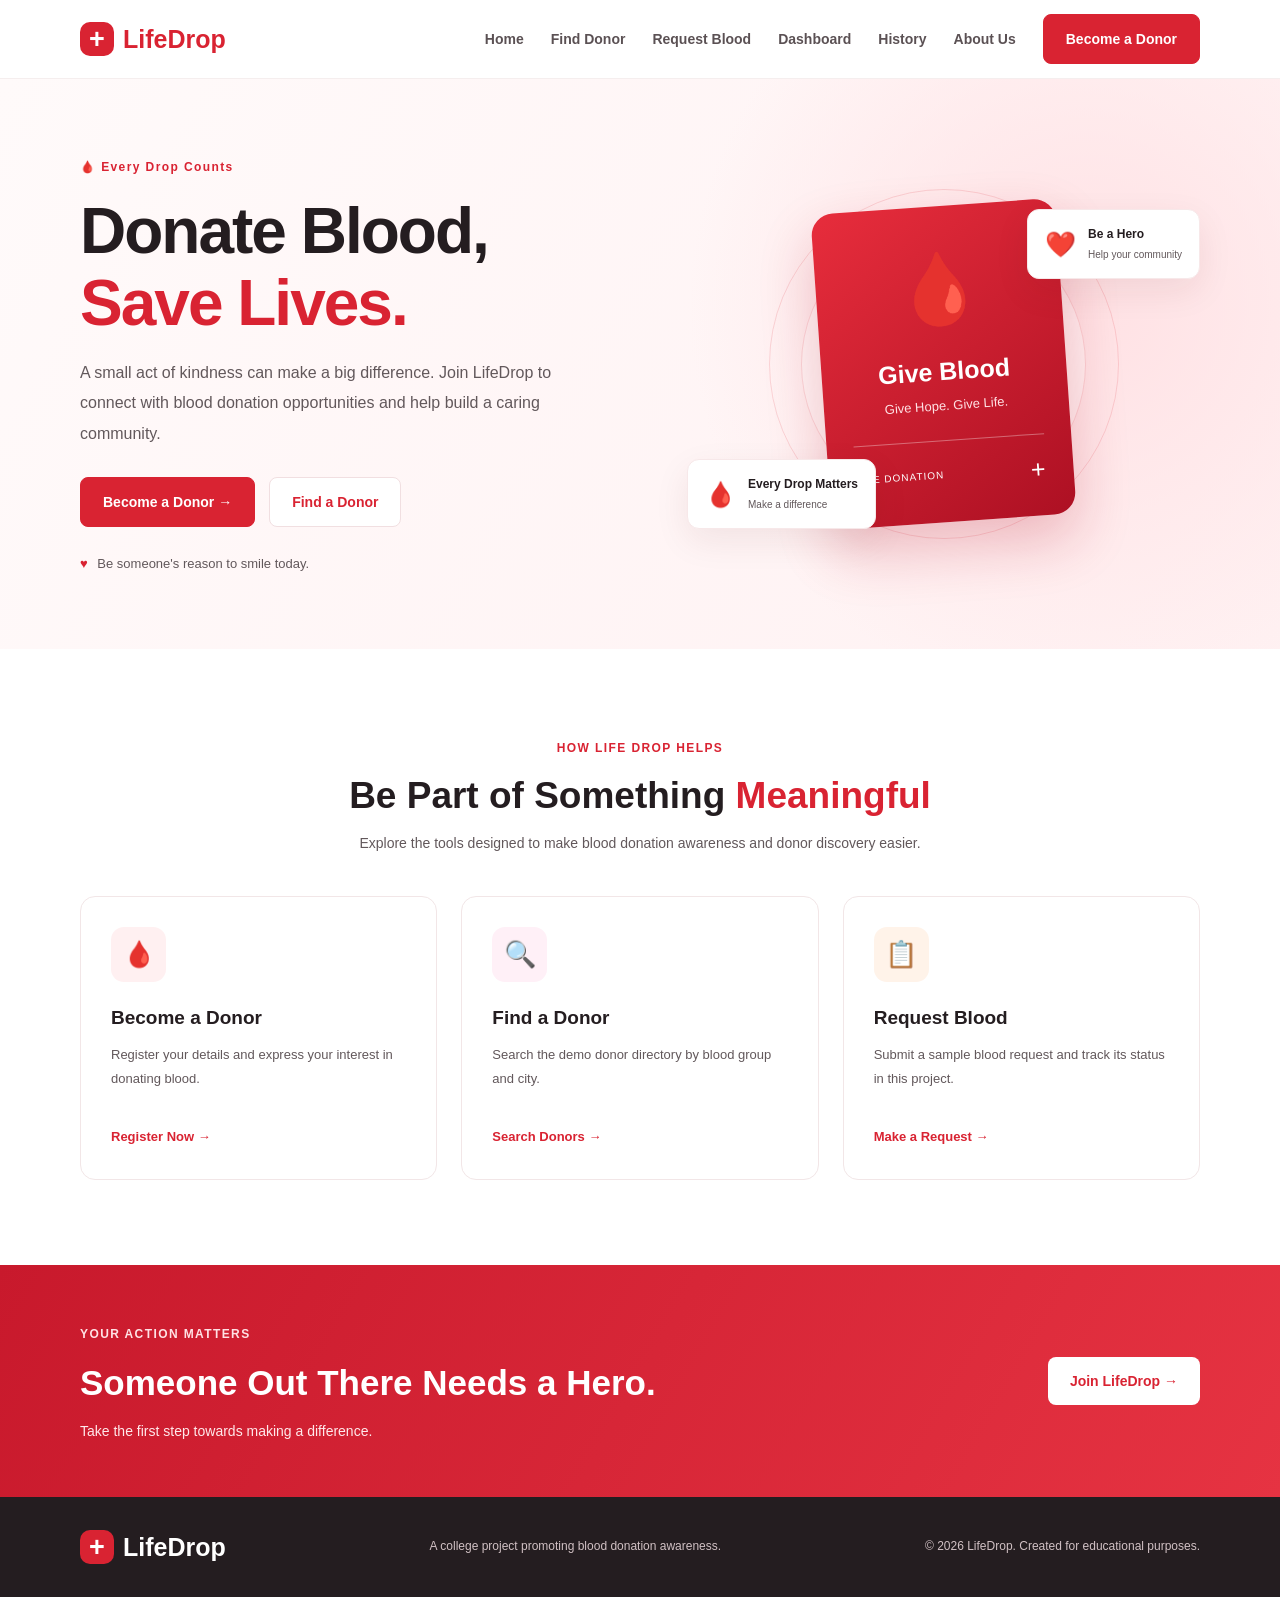
<file: index.html>
<!DOCTYPE html>
<html lang="en">
<head>
    <meta charset="UTF-8">
    <meta name="viewport" content="width=device-width, initial-scale=1.0">

    <title>LifeDrop | Blood Donation System</title>

    <meta name="description"
          content="LifeDrop is a blood donation awareness and donor directory project.">

    <link rel="stylesheet" href="css/style.css">
    <link rel="stylesheet" href="css/responsive.css">
</head>

<body>

    <!-- Navigation Bar -->
    <header class="header">
        <nav class="navbar container">

            <a href="index.html" class="logo">
                <span class="logo-icon">+</span>
                LifeDrop
            </a>

            <button class="menu-toggle"
                    id="menuToggle"
                    aria-label="Toggle navigation"
                    aria-expanded="false">
                ☰
            </button>

            <ul class="nav-links" id="navLinks">
                <li><a href="index.html">Home</a></li>
                <li><a href="find-donor.html">Find Donor</a></li>
                <li><a href="request-blood.html">Request Blood</a></li>
                <li><a href="dashboard.html">Dashboard</a></li>
                <li><a href="history.html">History</a></li>
                <li><a href="about.html">About Us</a></li>
                <li>
                    <a href="register.html" class="btn btn-primary">
                        Become a Donor
                    </a>
                </li>
            </ul>

        </nav>
    </header>

    <main>

        <!-- Hero Section -->
        <section class="hero">
            <div class="container hero-content">

                <div class="hero-text">
                    <span class="eyebrow">
                        🩸 Every Drop Counts
                    </span>

                    <h1>
                        Donate Blood,<br>
                        <span>Save Lives.</span>
                    </h1>

                    <p>
                        A small act of kindness can make a big difference.
                        Join LifeDrop to connect with blood donation
                        opportunities and help build a caring community.
                    </p>

                    <div class="hero-buttons">
                        <a href="register.html" class="btn btn-primary">
                            Become a Donor →
                        </a>

                        <a href="find-donor.html" class="btn btn-outline">
                            Find a Donor
                        </a>
                    </div>

                    <div class="hero-note">
                        <span class="heart">♥</span>
                        Be someone's reason to smile today.
                    </div>
                </div>

                <div class="hero-visual">
                    <div class="circle circle-one"></div>
                    <div class="circle circle-two"></div>

                    <div class="blood-card">
                        <div class="blood-drop">🩸</div>

                        <h2>Give Blood</h2>
                        <p>Give Hope. Give Life.</p>

                        <div class="blood-card-line"></div>

                        <div class="blood-card-footer">
                            <span>ONE DONATION</span>
                            <span class="plus-symbol">+</span>
                        </div>
                    </div>

                    <div class="floating-card floating-top">
                        <span class="floating-icon">❤️</span>
                        <div>
                            <strong>Be a Hero</strong>
                            <small>Help your community</small>
                        </div>
                    </div>

                    <div class="floating-card floating-bottom">
                        <span class="floating-icon">🩸</span>
                        <div>
                            <strong>Every Drop Matters</strong>
                            <small>Make a difference</small>
                        </div>
                    </div>
                </div>

            </div>
        </section>

        <!-- Features Section -->
        <section class="features section-padding">
            <div class="container">

                <div class="section-heading">
                    <span class="eyebrow">HOW LIFE DROP HELPS</span>
                    <h2>Be Part of Something <span>Meaningful</span></h2>
                    <p>
                        Explore the tools designed to make blood donation
                        awareness and donor discovery easier.
                    </p>
                </div>

                <div class="feature-grid">

                    <article class="feature-card">
                        <div class="feature-icon red-icon">🩸</div>
                        <h3>Become a Donor</h3>
                        <p>
                            Register your details and express your interest
                            in donating blood.
                        </p>
                        <a href="register.html" class="feature-link">
                            Register Now →
                        </a>
                    </article>

                    <article class="feature-card">
                        <div class="feature-icon pink-icon">🔍</div>
                        <h3>Find a Donor</h3>
                        <p>
                            Search the demo donor directory by blood group
                            and city.
                        </p>
                        <a href="find-donor.html" class="feature-link">
                            Search Donors →
                        </a>
                    </article>

                    <article class="feature-card">
                        <div class="feature-icon orange-icon">📋</div>
                        <h3>Request Blood</h3>
                        <p>
                            Submit a sample blood request and track its
                            status in this project.
                        </p>
                        <a href="request-blood.html" class="feature-link">
                            Make a Request →
                        </a>
                    </article>

                </div>
            </div>
        </section>

        <!-- Call To Action -->
        <section class="cta-section">
            <div class="container cta-content">
                <div>
                    <span class="eyebrow">YOUR ACTION MATTERS</span>
                    <h2>Someone Out There Needs a Hero.</h2>
                    <p>
                        Take the first step towards making a difference.
                    </p>
                </div>

                <a href="register.html" class="btn btn-light">
                    Join LifeDrop →
                </a>
            </div>
        </section>

    </main>

    <!-- Footer -->
    <footer class="footer">
        <div class="container footer-content">

            <a href="index.html" class="logo footer-logo">
                <span class="logo-icon">+</span>
                LifeDrop
            </a>

            <p>
                A college project promoting blood donation awareness.
            </p>

            <p class="copyright">
                © <span id="currentYear"></span> LifeDrop.
                Created for educational purposes.
            </p>

        </div>
    </footer>

    <script src="js/main.js"></script>

</body>
</html>
</file>
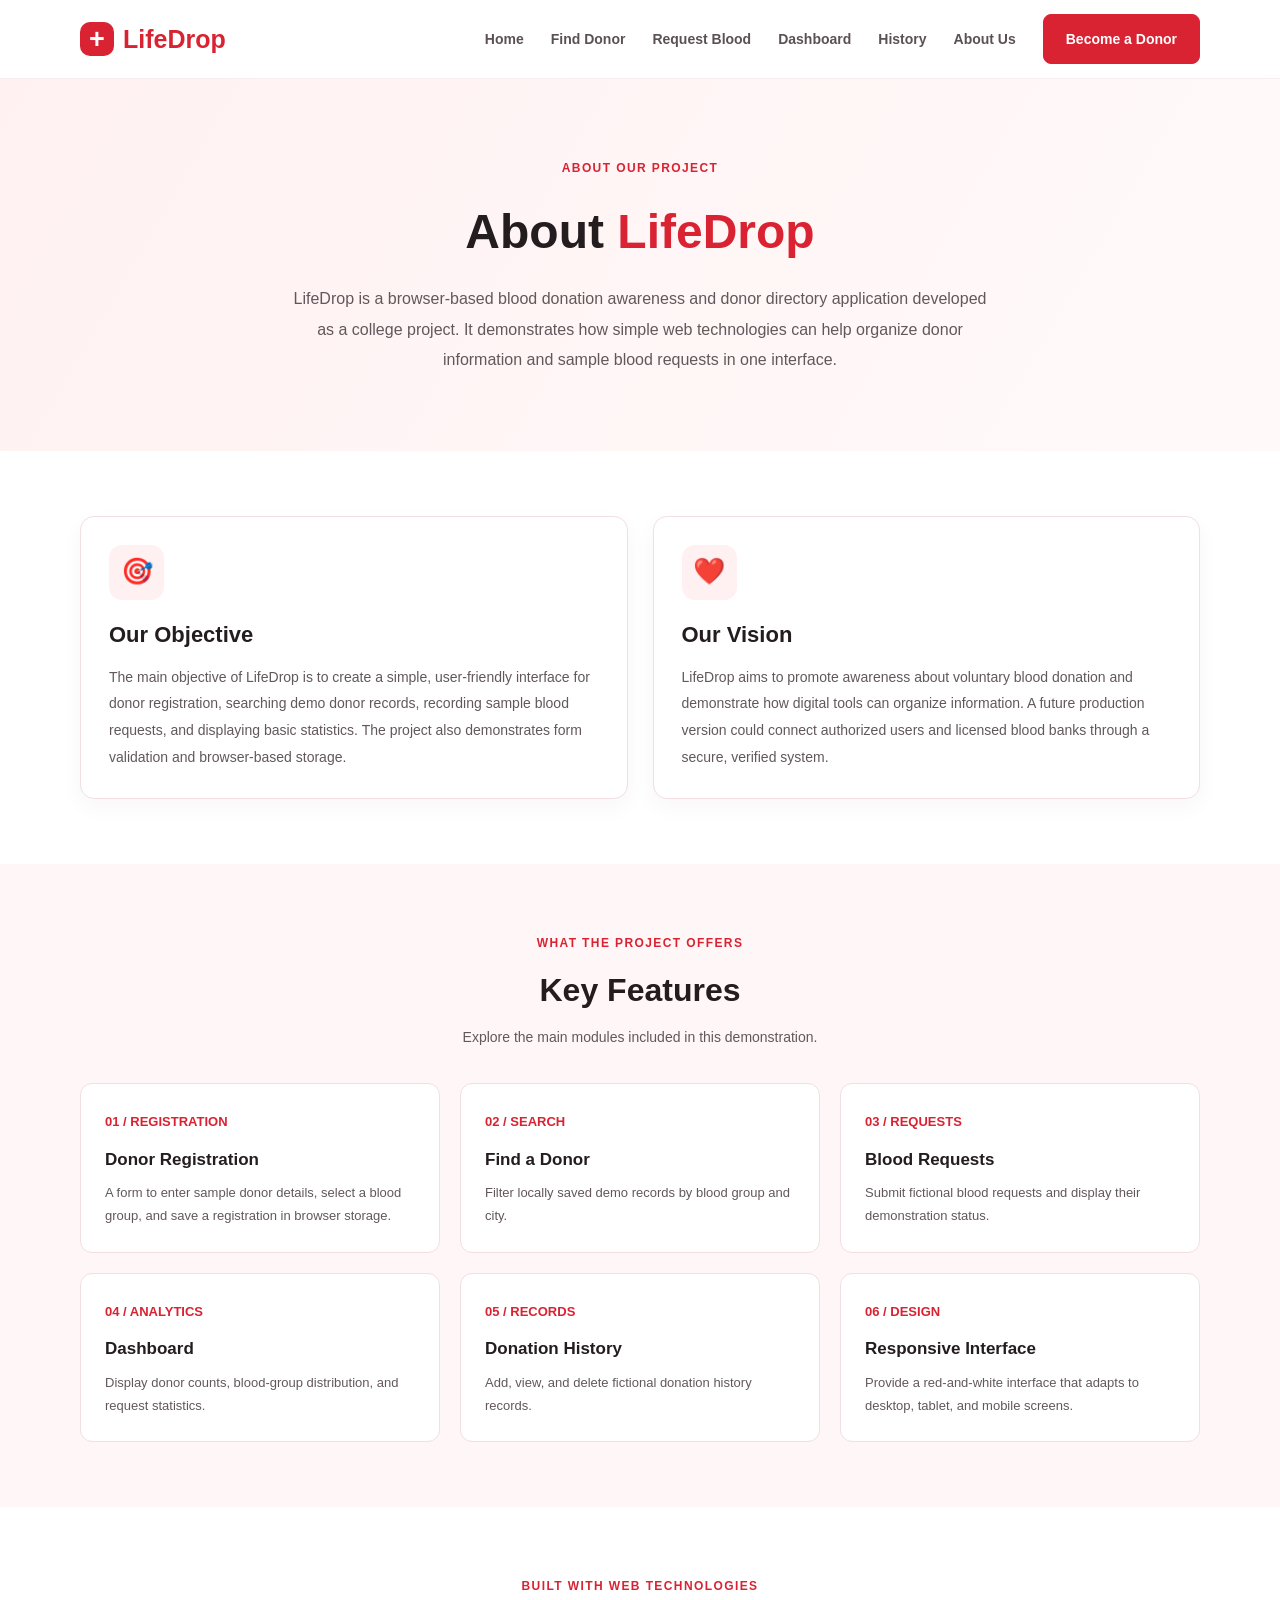
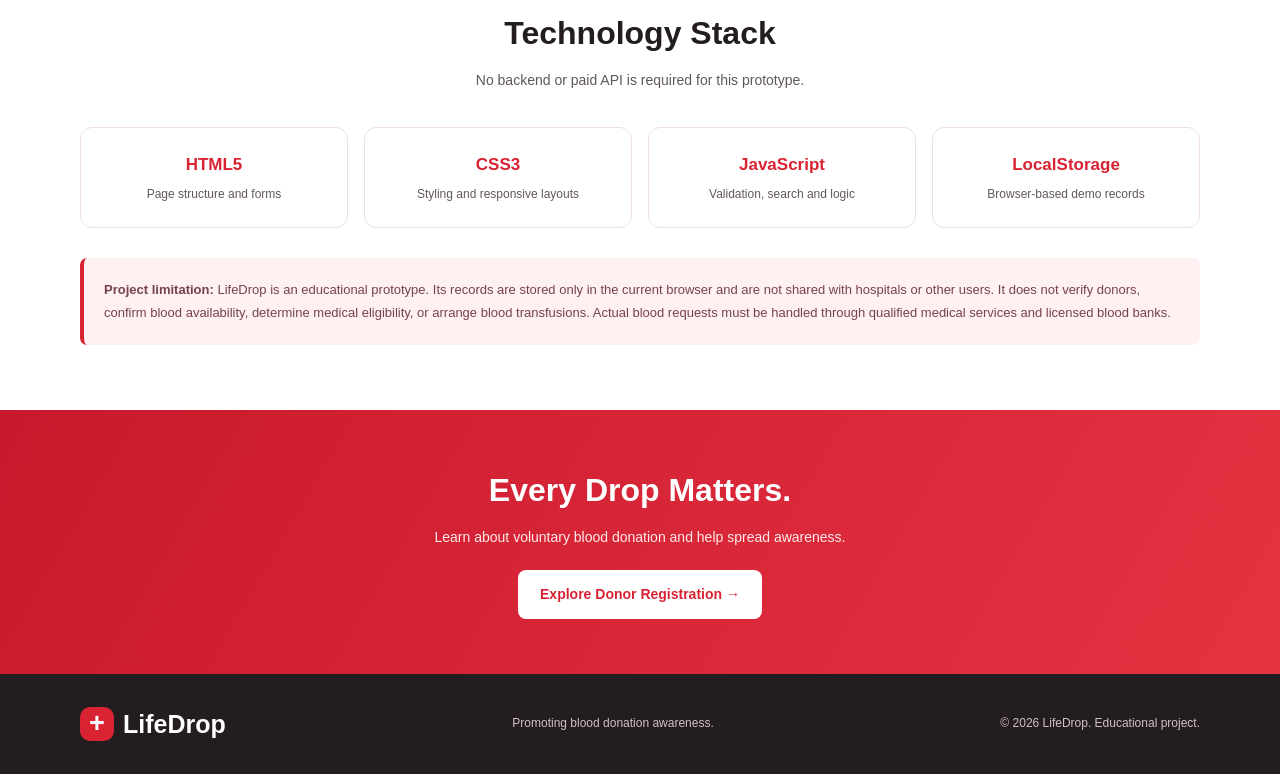
<file: about.html>
<!DOCTYPE html>
<html lang="en">
<head>
    <meta charset="UTF-8">
    <meta name="viewport" content="width=device-width, initial-scale=1.0">

    <title>About Us | LifeDrop</title>

    <link rel="stylesheet" href="css/style.css">
    <link rel="stylesheet" href="css/responsive.css">

    <style>
        .about-hero {
            padding: 75px 0;
            background: linear-gradient(120deg, #fff1f2, #fffafa);
            text-align: center;
        }

        .about-hero h1 {
            margin: 14px 0;
            font-size: clamp(34px, 5vw, 48px);
        }

        .about-hero h1 span {
            color: #d92332;
        }

        .about-hero p {
            max-width: 700px;
            margin: auto;
            color: #62585b;
            line-height: 1.9;
        }

        .about-section {
            padding: 65px 0;
        }

        .about-grid {
            display: grid;
            grid-template-columns: repeat(2, minmax(0, 1fr));
            gap: 25px;
        }

        .about-card {
            padding: 28px;
            border: 1px solid #f1dfe1;
            border-radius: 14px;
            background: white;
            box-shadow: 0 8px 22px rgba(90, 20, 30, 0.04);
        }

        .about-icon {
            display: grid;
            place-items: center;
            width: 55px;
            height: 55px;
            margin-bottom: 17px;
            border-radius: 13px;
            background: #fff0f1;
            font-size: 26px;
        }

        .about-card h2 {
            margin-bottom: 12px;
            font-size: 22px;
        }

        .about-card p {
            color: #62585b;
            font-size: 14px;
            line-height: 1.9;
        }

        .feature-section {
            padding: 65px 0;
            background: #fff7f7;
        }

        .about-section-heading {
            margin-bottom: 35px;
            text-align: center;
        }

        .about-section-heading h2 {
            margin: 10px 0;
            font-size: 32px;
        }

        .about-section-heading p {
            color: #62585b;
            font-size: 14px;
        }

        .about-features {
            display: grid;
            grid-template-columns: repeat(3, minmax(0, 1fr));
            gap: 20px;
        }

        .about-feature {
            padding: 24px;
            border: 1px solid #f1dfe1;
            border-radius: 12px;
            background: white;
        }

        .about-feature .feature-number {
            color: #d92332;
            font-size: 13px;
            font-weight: 800;
        }

        .about-feature h3 {
            margin: 12px 0 8px;
            font-size: 17px;
        }

        .about-feature p {
            color: #62585b;
            font-size: 13px;
            line-height: 1.8;
        }

        .technology-section {
            padding: 65px 0;
        }

        .technology-grid {
            display: grid;
            grid-template-columns: repeat(4, minmax(0, 1fr));
            gap: 16px;
        }

        .technology-card {
            padding: 23px 15px;
            border: 1px solid #f1dfe1;
            border-radius: 12px;
            text-align: center;
        }

        .technology-card strong {
            display: block;
            margin-bottom: 7px;
            color: #d92332;
            font-size: 17px;
        }

        .technology-card p {
            color: #62585b;
            font-size: 12px;
        }

        .project-notice {
            margin-top: 30px;
            padding: 20px;
            border-left: 4px solid #d92332;
            border-radius: 7px;
            background: #fff0f1;
            color: #75434a;
            font-size: 13px;
            line-height: 1.8;
        }

        .about-cta {
            padding: 55px 0;
            background: linear-gradient(120deg, #c8192c, #e63342);
            color: white;
            text-align: center;
        }

        .about-cta h2 {
            margin-bottom: 10px;
            font-size: 32px;
        }

        .about-cta p {
            margin-bottom: 22px;
            color: #ffe9eb;
            font-size: 14px;
        }

        @media (max-width: 800px) {
            .about-features {
                grid-template-columns: repeat(2, minmax(0, 1fr));
            }

            .technology-grid {
                grid-template-columns: repeat(2, minmax(0, 1fr));
            }
        }

        @media (max-width: 560px) {
            .about-hero {
                padding: 55px 0;
            }

            .about-section,
            .feature-section,
            .technology-section {
                padding: 45px 0;
            }

            .about-grid,
            .about-features {
                grid-template-columns: 1fr;
            }

            .about-section-heading h2 {
                font-size: 27px;
            }

            .about-cta h2 {
                font-size: 27px;
            }
        }
    </style>
</head>

<body>

<header class="header">
    <nav class="navbar container">

        <a href="index.html" class="logo">
            <span class="logo-icon">+</span>
            LifeDrop
        </a>

        <button class="menu-toggle" id="menuToggle"
                aria-label="Toggle navigation" aria-expanded="false">
            ☰
        </button>

        <ul class="nav-links" id="navLinks">
            <li><a href="index.html">Home</a></li>
            <li><a href="find-donor.html">Find Donor</a></li>
            <li><a href="request-blood.html">Request Blood</a></li>
            <li><a href="dashboard.html">Dashboard</a></li>
            <li><a href="history.html">History</a></li>
            <li><a href="about.html">About Us</a></li>
            <li>
                <a href="register.html" class="btn btn-primary">
                    Become a Donor
                </a>
            </li>
        </ul>

    </nav>
</header>

<main>

    <!-- About Hero -->
    <section class="about-hero">
        <div class="container">
            <span class="eyebrow">ABOUT OUR PROJECT</span>

            <h1>About <span>LifeDrop</span></h1>

            <p>
                LifeDrop is a browser-based blood donation awareness and
                donor directory application developed as a college project.
                It demonstrates how simple web technologies can help organize
                donor information and sample blood requests in one interface.
            </p>
        </div>
    </section>

    <!-- Mission and Vision -->
    <section class="about-section">
        <div class="container about-grid">

            <article class="about-card">
                <div class="about-icon">🎯</div>
                <h2>Our Objective</h2>
                <p>
                    The main objective of LifeDrop is to create a simple,
                    user-friendly interface for donor registration, searching
                    demo donor records, recording sample blood requests,
                    and displaying basic statistics. The project also
                    demonstrates form validation and browser-based storage.
                </p>
            </article>

            <article class="about-card">
                <div class="about-icon">❤️</div>
                <h2>Our Vision</h2>
                <p>
                    LifeDrop aims to promote awareness about voluntary blood
                    donation and demonstrate how digital tools can organize
                    information. A future production version could connect
                    authorized users and licensed blood banks through a
                    secure, verified system.
                </p>
            </article>

        </div>
    </section>

    <!-- Features -->
    <section class="feature-section">
        <div class="container">

            <div class="about-section-heading">
                <span class="eyebrow">WHAT THE PROJECT OFFERS</span>
                <h2>Key Features</h2>
                <p>Explore the main modules included in this demonstration.</p>
            </div>

            <div class="about-features">

                <article class="about-feature">
                    <span class="feature-number">01 / REGISTRATION</span>
                    <h3>Donor Registration</h3>
                    <p>
                        A form to enter sample donor details, select a blood
                        group, and save a registration in browser storage.
                    </p>
                </article>

                <article class="about-feature">
                    <span class="feature-number">02 / SEARCH</span>
                    <h3>Find a Donor</h3>
                    <p>
                        Filter locally saved demo records by blood group
                        and city.
                    </p>
                </article>

                <article class="about-feature">
                    <span class="feature-number">03 / REQUESTS</span>
                    <h3>Blood Requests</h3>
                    <p>
                        Submit fictional blood requests and display their
                        demonstration status.
                    </p>
                </article>

                <article class="about-feature">
                    <span class="feature-number">04 / ANALYTICS</span>
                    <h3>Dashboard</h3>
                    <p>
                        Display donor counts, blood-group distribution,
                        and request statistics.
                    </p>
                </article>

                <article class="about-feature">
                    <span class="feature-number">05 / RECORDS</span>
                    <h3>Donation History</h3>
                    <p>
                        Add, view, and delete fictional donation history
                        records.
                    </p>
                </article>

                <article class="about-feature">
                    <span class="feature-number">06 / DESIGN</span>
                    <h3>Responsive Interface</h3>
                    <p>
                        Provide a red-and-white interface that adapts to
                        desktop, tablet, and mobile screens.
                    </p>
                </article>

            </div>
        </div>
    </section>

    <!-- Technology Stack -->
    <section class="technology-section">
        <div class="container">

            <div class="about-section-heading">
                <span class="eyebrow">BUILT WITH WEB TECHNOLOGIES</span>
                <h2>Technology Stack</h2>
                <p>No backend or paid API is required for this prototype.</p>
            </div>

            <div class="technology-grid">

                <div class="technology-card">
                    <strong>HTML5</strong>
                    <p>Page structure and forms</p>
                </div>

                <div class="technology-card">
                    <strong>CSS3</strong>
                    <p>Styling and responsive layouts</p>
                </div>

                <div class="technology-card">
                    <strong>JavaScript</strong>
                    <p>Validation, search and logic</p>
                </div>

                <div class="technology-card">
                    <strong>LocalStorage</strong>
                    <p>Browser-based demo records</p>
                </div>

            </div>

            <div class="project-notice">
                <strong>Project limitation:</strong> LifeDrop is an educational
                prototype. Its records are stored only in the current browser
                and are not shared with hospitals or other users. It does not
                verify donors, confirm blood availability, determine medical
                eligibility, or arrange blood transfusions. Actual blood
                requests must be handled through qualified medical services
                and licensed blood banks.
            </div>

        </div>
    </section>

    <!-- Call to Action -->
    <section class="about-cta">
        <div class="container">
            <h2>Every Drop Matters.</h2>
            <p>
                Learn about voluntary blood donation and help spread awareness.
            </p>

            <a href="register.html" class="btn btn-light">
                Explore Donor Registration →
            </a>
        </div>
    </section>

</main>

<footer class="footer">
    <div class="container footer-content">

        <a href="index.html" class="logo footer-logo">
            <span class="logo-icon">+</span>
            LifeDrop
        </a>

        <p>Promoting blood donation awareness.</p>

        <p class="copyright">
            © <span id="currentYear"></span> LifeDrop.
            Educational project.
        </p>

    </div>
</footer>

<script src="js/main.js"></script>

</body>
</html>
</file>
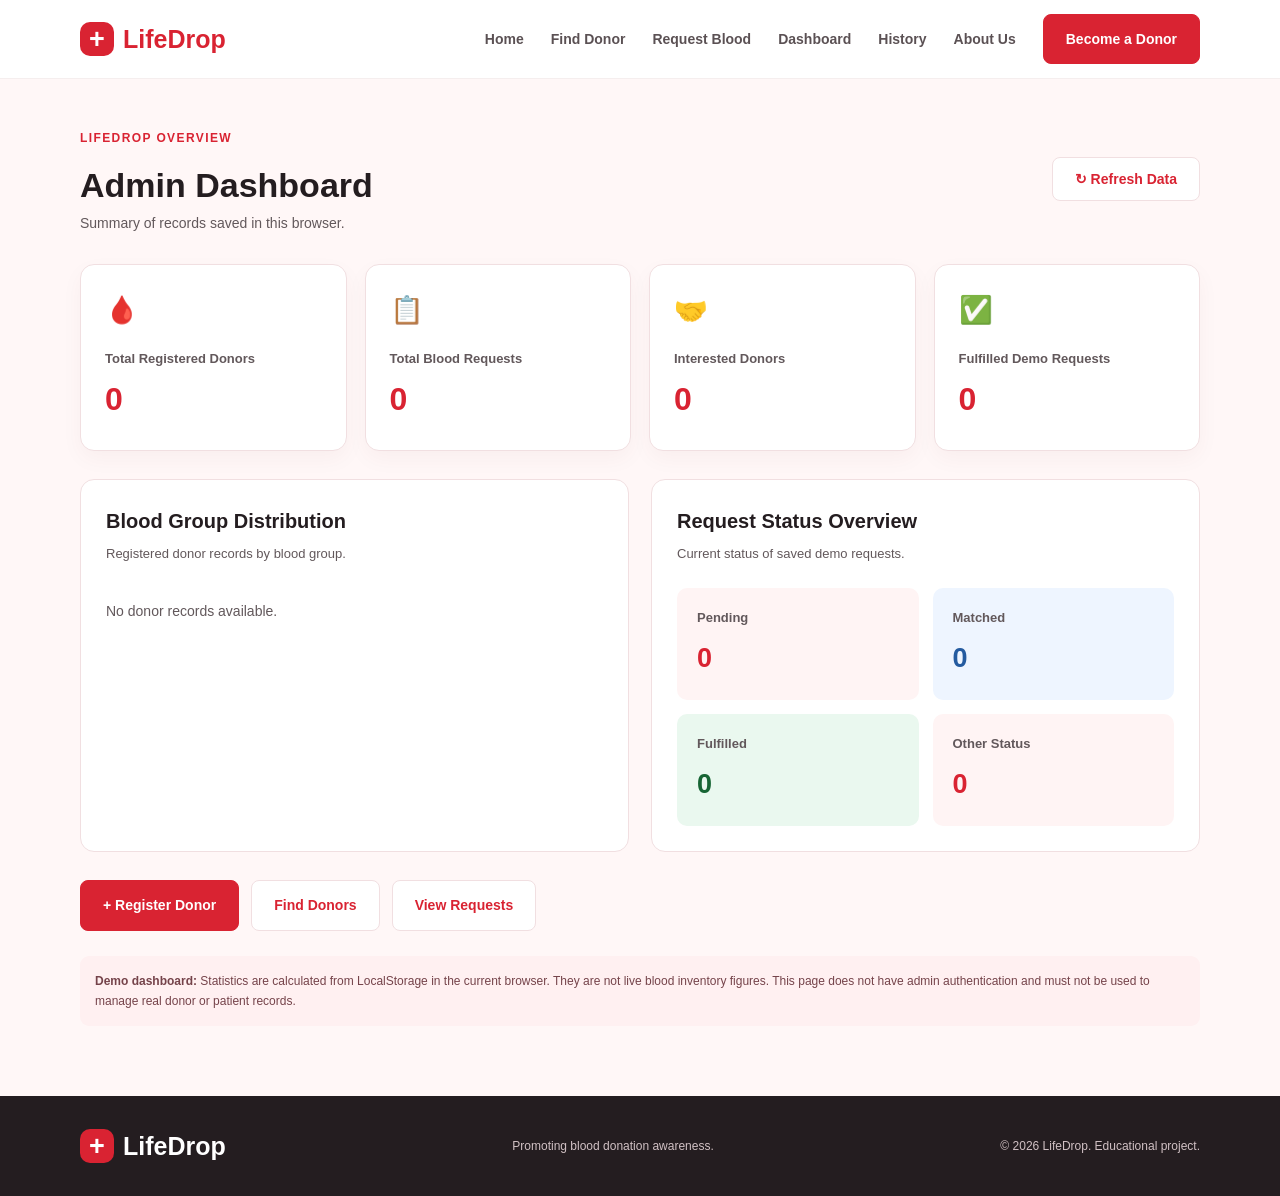
<file: dashboard.html>
<!DOCTYPE html>
<html lang="en">
<head>
    <meta charset="UTF-8">
    <meta name="viewport" content="width=device-width, initial-scale=1.0">
    <title>Dashboard | LifeDrop</title>

    <link rel="stylesheet" href="css/style.css">
    <link rel="stylesheet" href="css/responsive.css">

    <style>
        .dashboard-section {
            min-height: 75vh;
            padding: 45px 0 70px;
            background: #fff7f7;
        }

        .dashboard-heading {
            display: flex;
            justify-content: space-between;
            align-items: center;
            flex-wrap: wrap;
            gap: 20px;
            margin-bottom: 30px;
        }

        .dashboard-heading h1 {
            margin-top: 8px;
            font-size: 34px;
        }

        .dashboard-heading p {
            color: #62585b;
            font-size: 14px;
        }

        .dashboard-grid {
            display: grid;
            grid-template-columns: repeat(4, minmax(0, 1fr));
            gap: 18px;
            margin-bottom: 28px;
        }

        .stat-card {
            padding: 24px;
            background: white;
            border: 1px solid #f1dfe1;
            border-radius: 14px;
            box-shadow: 0 8px 22px rgba(90, 20, 30, 0.04);
        }

        .stat-card .stat-icon {
            font-size: 27px;
        }

        .stat-card h3 {
            margin-top: 16px;
            color: #62585b;
            font-size: 13px;
            font-weight: 600;
        }

        .stat-card .stat-number {
            margin-top: 5px;
            color: #d92332;
            font-size: 32px;
            font-weight: 800;
        }

        .dashboard-panels {
            display: grid;
            grid-template-columns: 1fr 1fr;
            gap: 22px;
        }

        .dashboard-panel {
            padding: 25px;
            background: white;
            border: 1px solid #f1dfe1;
            border-radius: 14px;
            min-width: 0;
        }

        .dashboard-panel h2 {
            margin-bottom: 7px;
            font-size: 20px;
        }

        .panel-description {
            margin-bottom: 24px;
            color: #62585b;
            font-size: 13px;
        }

        .group-row {
            display: grid;
            grid-template-columns: 45px 1fr 30px;
            align-items: center;
            gap: 12px;
            margin-bottom: 18px;
        }

        .group-label {
            color: #d92332;
            font-size: 13px;
            font-weight: 800;
        }

        .bar-track {
            height: 10px;
            overflow: hidden;
            border-radius: 10px;
            background: #f8e9eb;
        }

        .bar-fill {
            height: 100%;
            width: 0;
            border-radius: 10px;
            background: #d92332;
            transition: width 0.3s ease;
        }

        .group-count {
            text-align: right;
            font-size: 13px;
            font-weight: 700;
        }

        .status-summary {
            display: grid;
            grid-template-columns: 1fr 1fr;
            gap: 14px;
        }

        .status-box {
            padding: 20px;
            border-radius: 10px;
            background: #fff4f4;
        }

        .status-box h3 {
            font-size: 13px;
            color: #62585b;
        }

        .status-box p {
            margin-top: 8px;
            font-size: 27px;
            font-weight: 800;
            color: #d92332;
        }

        .status-box.matched-box {
            background: #eef5ff;
        }

        .status-box.matched-box p {
            color: #245ba0;
        }

        .status-box.fulfilled-box {
            background: #eaf8ef;
        }

        .status-box.fulfilled-box p {
            color: #176534;
        }

        .dashboard-actions {
            display: flex;
            flex-wrap: wrap;
            gap: 12px;
            margin-top: 28px;
        }

        .dashboard-note {
            margin-top: 25px;
            padding: 15px;
            border-radius: 9px;
            background: #fff0f1;
            color: #75434a;
            font-size: 12px;
            line-height: 1.7;
        }

        .no-data {
            color: #62585b;
            font-size: 14px;
            padding: 12px 0;
        }

        @media (max-width: 900px) {
            .dashboard-grid {
                grid-template-columns: repeat(2, minmax(0, 1fr));
            }

            .dashboard-panels {
                grid-template-columns: 1fr;
            }
        }

        @media (max-width: 480px) {
            .dashboard-heading h1 {
                font-size: 28px;
            }

            .dashboard-grid {
                gap: 12px;
            }

            .stat-card {
                padding: 17px;
            }

            .stat-card .stat-number {
                font-size: 27px;
            }

            .dashboard-panel {
                padding: 18px;
            }

            .status-summary {
                grid-template-columns: 1fr;
            }
        }
    </style>
</head>

<body>

<header class="header">
    <nav class="navbar container">
        <a href="index.html" class="logo">
            <span class="logo-icon">+</span>
            LifeDrop
        </a>

        <button class="menu-toggle" id="menuToggle"
                aria-label="Toggle navigation" aria-expanded="false">
            ☰
        </button>

        <ul class="nav-links" id="navLinks">
            <li><a href="index.html">Home</a></li>
            <li><a href="find-donor.html">Find Donor</a></li>
            <li><a href="request-blood.html">Request Blood</a></li>
            <li><a href="dashboard.html">Dashboard</a></li>
            <li><a href="history.html">History</a></li>
            <li><a href="about.html">About Us</a></li>
            <li>
                <a href="register.html" class="btn btn-primary">
                    Become a Donor
                </a>
            </li>
        </ul>
    </nav>
</header>

<main>
    <section class="dashboard-section">
        <div class="container">

            <div class="dashboard-heading">
                <div>
                    <span class="eyebrow">LIFEDROP OVERVIEW</span>
                    <h1>Admin Dashboard</h1>
                    <p>Summary of records saved in this browser.</p>
                </div>

                <button type="button" class="btn btn-outline" id="refreshDashboard">
                    ↻ Refresh Data
                </button>
            </div>

            <div class="dashboard-grid">

                <article class="stat-card">
                    <div class="stat-icon">🩸</div>
                    <h3>Total Registered Donors</h3>
                    <p class="stat-number" id="totalDonors">0</p>
                </article>

                <article class="stat-card">
                    <div class="stat-icon">📋</div>
                    <h3>Total Blood Requests</h3>
                    <p class="stat-number" id="totalRequests">0</p>
                </article>

                <article class="stat-card">
                    <div class="stat-icon">🤝</div>
                    <h3>Interested Donors</h3>
                    <p class="stat-number" id="interestedDonors">0</p>
                </article>

                <article class="stat-card">
                    <div class="stat-icon">✅</div>
                    <h3>Fulfilled Demo Requests</h3>
                    <p class="stat-number" id="fulfilledRequests">0</p>
                </article>

            </div>

            <div class="dashboard-panels">

                <section class="dashboard-panel">
                    <h2>Blood Group Distribution</h2>
                    <p class="panel-description">
                        Registered donor records by blood group.
                    </p>

                    <div id="bloodGroupChart">
                        <p class="no-data">No donor records available.</p>
                    </div>
                </section>

                <section class="dashboard-panel">
                    <h2>Request Status Overview</h2>
                    <p class="panel-description">
                        Current status of saved demo requests.
                    </p>

                    <div class="status-summary">
                        <div class="status-box">
                            <h3>Pending</h3>
                            <p id="pendingRequests">0</p>
                        </div>

                        <div class="status-box matched-box">
                            <h3>Matched</h3>
                            <p id="matchedRequests">0</p>
                        </div>

                        <div class="status-box fulfilled-box">
                            <h3>Fulfilled</h3>
                            <p id="fulfilledStatusRequests">0</p>
                        </div>

                        <div class="status-box">
                            <h3>Other Status</h3>
                            <p id="otherRequests">0</p>
                        </div>
                    </div>
                </section>

            </div>

            <div class="dashboard-actions">
                <a href="register.html" class="btn btn-primary">
                    + Register Donor
                </a>

                <a href="find-donor.html" class="btn btn-outline">
                    Find Donors
                </a>

                <a href="request-blood.html" class="btn btn-outline">
                    View Requests
                </a>
            </div>

            <div class="dashboard-note">
                <strong>Demo dashboard:</strong> Statistics are calculated
                from LocalStorage in the current browser. They are not live
                blood inventory figures. This page does not have admin
                authentication and must not be used to manage real donor
                or patient records.
            </div>

        </div>
    </section>
</main>

<footer class="footer">
    <div class="container footer-content">
        <a href="index.html" class="logo footer-logo">
            <span class="logo-icon">+</span>
            LifeDrop
        </a>
        <p>Promoting blood donation awareness.</p>
        <p class="copyright">
            © <span id="currentYear"></span> LifeDrop. Educational project.
        </p>
    </div>
</footer>

<script src="js/main.js"></script>
<script src="js/dashboard.js"></script>

</body>
</html>
</file>
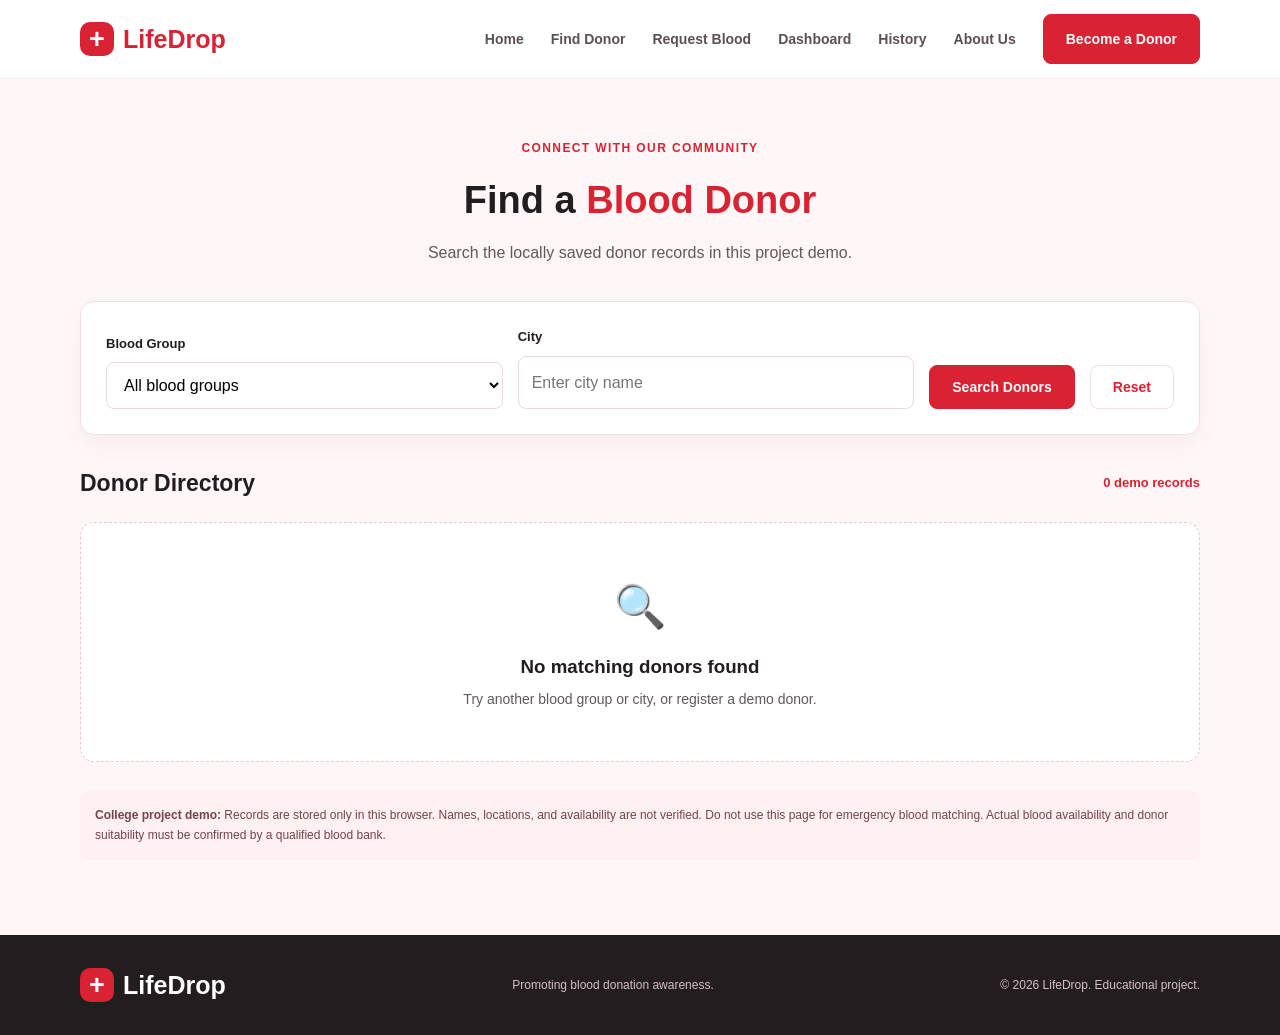
<file: find-donor.html>
<!DOCTYPE html>
<html lang="en">
<head>
    <meta charset="UTF-8">
    <meta name="viewport" content="width=device-width, initial-scale=1.0">
    <title>Find a Donor | LifeDrop</title>

    <link rel="stylesheet" href="css/style.css">
    <link rel="stylesheet" href="css/responsive.css">

    <style>
        .donor-section {
            min-height: 70vh;
            padding: 55px 0 75px;
            background: #fff7f7;
        }

        .donor-heading {
            text-align: center;
            margin-bottom: 35px;
        }

        .donor-heading h1 {
            margin: 10px 0;
            font-size: 38px;
        }

        .donor-heading p {
            color: #62585b;
        }

        .search-panel {
            padding: 25px;
            margin-bottom: 30px;
            background: white;
            border: 1px solid #f1dfe1;
            border-radius: 14px;
            box-shadow: 0 10px 25px rgba(90, 20, 30, 0.05);
        }

        .search-grid {
            display: grid;
            grid-template-columns: 1fr 1fr auto auto;
            align-items: end;
            gap: 15px;
        }

        .search-field {
            display: flex;
            flex-direction: column;
            gap: 8px;
        }

        .search-field label {
            font-size: 13px;
            font-weight: 700;
        }

        .search-field input,
        .search-field select {
            width: 100%;
            padding: 13px;
            border: 1px solid #e8dadd;
            border-radius: 8px;
            background: white;
            font: inherit;
        }

        .results-heading {
            display: flex;
            justify-content: space-between;
            align-items: center;
            gap: 15px;
            margin-bottom: 20px;
        }

        .results-heading h2 {
            font-size: 23px;
        }

        .results-count {
            color: #d92332;
            font-size: 13px;
            font-weight: 700;
        }

        .donor-grid {
            display: grid;
            grid-template-columns: repeat(3, minmax(0, 1fr));
            gap: 20px;
        }

        .donor-card {
            padding: 24px;
            background: white;
            border: 1px solid #f1dfe1;
            border-radius: 14px;
            box-shadow: 0 8px 22px rgba(90, 20, 30, 0.04);
        }

        .donor-card-top {
            display: flex;
            align-items: center;
            gap: 14px;
            margin-bottom: 18px;
        }

        .blood-badge {
            display: grid;
            place-items: center;
            flex-shrink: 0;
            width: 58px;
            height: 58px;
            border-radius: 14px;
            background: #fff0f1;
            color: #d92332;
            font-size: 18px;
            font-weight: 800;
        }

        .donor-name {
            font-size: 17px;
            overflow-wrap: anywhere;
        }

        .donor-city {
            color: #62585b;
            font-size: 13px;
        }

        .donor-status {
            display: inline-block;
            margin: 4px 0 14px;
            padding: 5px 10px;
            border-radius: 20px;
            background: #eaf8ef;
            color: #176534;
            font-size: 11px;
            font-weight: 700;
        }

        .donor-status.unavailable {
            background: #f3eeee;
            color: #62585b;
        }

        .donor-details {
            padding-top: 14px;
            border-top: 1px solid #f1e7e8;
            color: #62585b;
            font-size: 13px;
            line-height: 1.9;
            overflow-wrap: anywhere;
        }

        .empty-state {
            grid-column: 1 / -1;
            padding: 50px 20px;
            text-align: center;
            background: white;
            border: 1px dashed #e8c9cd;
            border-radius: 14px;
        }

        .empty-state .empty-icon {
            font-size: 42px;
        }

        .empty-state h3 {
            margin: 12px 0 6px;
        }

        .empty-state p {
            color: #62585b;
            font-size: 14px;
        }

        .demo-note {
            margin-top: 28px;
            padding: 15px;
            border-radius: 9px;
            background: #fff0f1;
            color: #75434a;
            font-size: 12px;
            line-height: 1.7;
        }

        @media (max-width: 900px) {
            .search-grid {
                grid-template-columns: 1fr 1fr;
            }

            .donor-grid {
                grid-template-columns: repeat(2, minmax(0, 1fr));
            }
        }

        @media (max-width: 560px) {
            .donor-heading h1 {
                font-size: 30px;
            }

            .search-grid,
            .donor-grid {
                grid-template-columns: 1fr;
            }

            .search-panel {
                padding: 18px;
            }

            .results-heading {
                align-items: flex-start;
                flex-direction: column;
            }
        }
    </style>
</head>

<body>

<header class="header">
    <nav class="navbar container">
        <a href="index.html" class="logo">
            <span class="logo-icon">+</span>
            LifeDrop
        </a>

        <button class="menu-toggle" id="menuToggle"
                aria-label="Toggle navigation" aria-expanded="false">
            ☰
        </button>

        <ul class="nav-links" id="navLinks">
            <li><a href="index.html">Home</a></li>
            <li><a href="find-donor.html">Find Donor</a></li>
            <li><a href="request-blood.html">Request Blood</a></li>
            <li><a href="dashboard.html">Dashboard</a></li>
            <li><a href="history.html">History</a></li>
            <li><a href="about.html">About Us</a></li>
            <li>
                <a href="register.html" class="btn btn-primary">
                    Become a Donor
                </a>
            </li>
        </ul>
    </nav>
</header>

<main>
    <section class="donor-section">
        <div class="container">

            <div class="donor-heading">
                <span class="eyebrow">CONNECT WITH OUR COMMUNITY</span>
                <h1>Find a <span style="color:#d92332;">Blood Donor</span></h1>
                <p>Search the locally saved donor records in this project demo.</p>
            </div>

            <form class="search-panel" id="searchForm">
                <div class="search-grid">

                    <div class="search-field">
                        <label for="searchBloodGroup">Blood Group</label>
                        <select id="searchBloodGroup">
                            <option value="">All blood groups</option>
                            <option value="A+">A+</option>
                            <option value="A-">A-</option>
                            <option value="B+">B+</option>
                            <option value="B-">B-</option>
                            <option value="O+">O+</option>
                            <option value="O-">O-</option>
                            <option value="AB+">AB+</option>
                            <option value="AB-">AB-</option>
                        </select>
                    </div>

                    <div class="search-field">
                        <label for="searchCity">City</label>
                        <input type="text" id="searchCity"
                               placeholder="Enter city name">
                    </div>

                    <button type="submit" class="btn btn-primary">
                        Search Donors
                    </button>

                    <button type="button" class="btn btn-outline"
                            id="resetSearch">
                        Reset
                    </button>

                </div>
            </form>

            <div class="results-heading">
                <h2>Donor Directory</h2>
                <span class="results-count" id="resultsCount">
                    0 demo records
                </span>
            </div>

            <div class="donor-grid" id="donorGrid" aria-live="polite">
                <div class="empty-state">
                    <div class="empty-icon">🩸</div>
                    <h3>Loading donor records...</h3>
                </div>
            </div>

            <div class="demo-note">
                <strong>College project demo:</strong>
                Records are stored only in this browser. Names, locations,
                and availability are not verified. Do not use this page for
                emergency blood matching. Actual blood availability and donor
                suitability must be confirmed by a qualified blood bank.
            </div>

        </div>
    </section>
</main>

<footer class="footer">
    <div class="container footer-content">
        <a href="index.html" class="logo footer-logo">
            <span class="logo-icon">+</span>
            LifeDrop
        </a>
        <p>Promoting blood donation awareness.</p>
        <p class="copyright">
            © <span id="currentYear"></span> LifeDrop. Educational project.
        </p>
    </div>
</footer>

<script src="js/main.js"></script>
<script src="js/donors.js"></script>

</body>
</html>
</file>
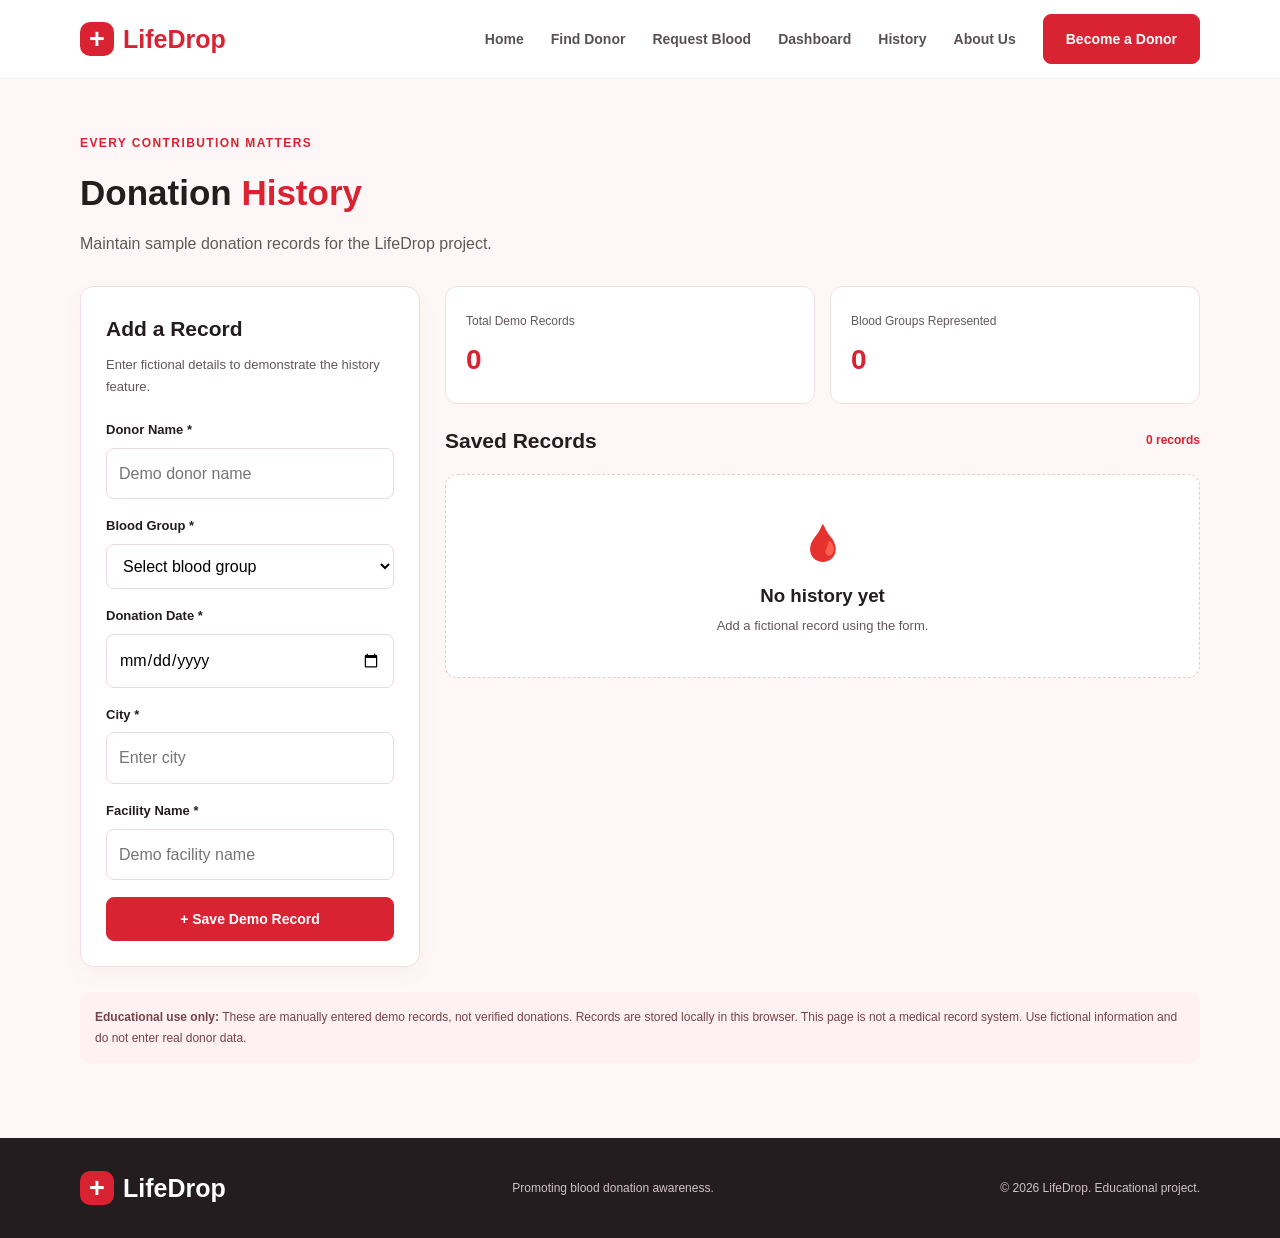
<file: history.html>
<!DOCTYPE html>
<html lang="en">
<head>
    <meta charset="UTF-8">
    <meta name="viewport" content="width=device-width, initial-scale=1.0">

    <title>Donation History | LifeDrop</title>

    <link rel="stylesheet" href="css/style.css">
    <link rel="stylesheet" href="css/responsive.css">

    <style>
        .history-section {
            min-height: 70vh;
            padding: 50px 0 75px;
            background: #fff7f7;
        }

        .history-heading {
            margin-bottom: 30px;
        }

        .history-heading h1 {
            margin: 10px 0;
            font-size: 35px;
        }

        .history-heading p {
            color: #62585b;
        }

        .history-layout {
            display: grid;
            grid-template-columns: 340px minmax(0, 1fr);
            gap: 25px;
            align-items: start;
        }

        .history-panel {
            padding: 25px;
            border: 1px solid #f1dfe1;
            border-radius: 14px;
            background: white;
            box-shadow: 0 8px 22px rgba(90, 20, 30, 0.04);
        }

        .history-panel h2 {
            margin-bottom: 8px;
            font-size: 21px;
        }

        .history-description {
            margin-bottom: 22px;
            color: #62585b;
            font-size: 13px;
            line-height: 1.7;
        }

        .history-form {
            display: grid;
            gap: 17px;
        }

        .history-field {
            display: flex;
            flex-direction: column;
            gap: 7px;
        }

        .history-field label {
            font-size: 13px;
            font-weight: 700;
        }

        .history-field input,
        .history-field select {
            width: 100%;
            padding: 12px;
            border: 1px solid #e8dadd;
            border-radius: 8px;
            background: white;
            font: inherit;
        }

        .history-field input:focus,
        .history-field select:focus {
            outline: 2px solid #f3b2b9;
            border-color: #d92332;
        }

        .history-submit {
            width: 100%;
        }

        .history-message {
            display: none;
            padding: 12px;
            border-radius: 8px;
            font-size: 13px;
            line-height: 1.6;
        }

        .history-message.success {
            display: block;
            background: #eaf8ef;
            color: #176534;
        }

        .history-message.error {
            display: block;
            background: #fff0f1;
            color: #a71928;
        }

        .history-content {
            min-width: 0;
        }

        .history-stats {
            display: grid;
            grid-template-columns: repeat(2, minmax(0, 1fr));
            gap: 15px;
            margin-bottom: 20px;
        }

        .history-stat {
            padding: 20px;
            border: 1px solid #f1dfe1;
            border-radius: 12px;
            background: white;
        }

        .history-stat span {
            color: #62585b;
            font-size: 12px;
        }

        .history-stat strong {
            display: block;
            margin-top: 5px;
            color: #d92332;
            font-size: 28px;
        }

        .history-list-heading {
            display: flex;
            align-items: center;
            justify-content: space-between;
            flex-wrap: wrap;
            gap: 12px;
            margin-bottom: 17px;
        }

        .history-list-heading h2 {
            font-size: 21px;
        }

        .history-count {
            color: #d92332;
            font-size: 12px;
            font-weight: 700;
        }

        .history-list {
            display: grid;
            gap: 14px;
        }

        .history-record {
            display: flex;
            align-items: flex-start;
            gap: 15px;
            padding: 20px;
            border: 1px solid #f1dfe1;
            border-radius: 12px;
            background: white;
        }

        .history-blood-icon {
            display: grid;
            place-items: center;
            flex-shrink: 0;
            width: 53px;
            height: 53px;
            border-radius: 12px;
            background: #fff0f1;
            color: #d92332;
            font-size: 15px;
            font-weight: 800;
        }

        .history-record-details {
            flex: 1;
            min-width: 0;
            overflow-wrap: anywhere;
        }

        .history-record-details h3 {
            margin-bottom: 5px;
            font-size: 16px;
        }

        .history-record-details p {
            margin-top: 5px;
            color: #62585b;
            font-size: 12px;
            line-height: 1.7;
        }

        .demo-label {
            display: inline-block;
            margin-top: 9px;
            padding: 4px 8px;
            border-radius: 15px;
            background: #fff3d8;
            color: #805700;
            font-size: 10px;
            font-weight: 700;
        }

        .delete-history {
            flex-shrink: 0;
            padding: 8px 10px;
            border: 1px solid #f1dfe1;
            border-radius: 7px;
            background: white;
            color: #b91c2a;
            cursor: pointer;
            font-size: 12px;
        }

        .delete-history:hover {
            background: #fff0f1;
        }

        .history-empty {
            padding: 40px 20px;
            border: 1px dashed #e8c9cd;
            border-radius: 12px;
            background: white;
            text-align: center;
            color: #62585b;
        }

        .history-empty .empty-icon {
            font-size: 35px;
        }

        .history-empty h3 {
            margin: 10px 0 5px;
            color: #241d20;
        }

        .history-empty p {
            font-size: 13px;
        }

        .history-note {
            margin-top: 25px;
            padding: 15px;
            border-radius: 9px;
            background: #fff0f1;
            color: #75434a;
            font-size: 12px;
            line-height: 1.7;
        }

        @media (max-width: 900px) {
            .history-layout {
                grid-template-columns: 1fr;
            }
        }

        @media (max-width: 560px) {
            .history-heading h1 {
                font-size: 29px;
            }

            .history-panel {
                padding: 20px;
            }

            .history-record {
                flex-wrap: wrap;
            }

            .delete-history {
                margin-left: auto;
            }
        }
    </style>
</head>

<body>

<header class="header">
    <nav class="navbar container">
        <a href="index.html" class="logo">
            <span class="logo-icon">+</span>
            LifeDrop
        </a>

        <button class="menu-toggle" id="menuToggle"
                aria-label="Toggle navigation" aria-expanded="false">
            ☰
        </button>

        <ul class="nav-links" id="navLinks">
            <li><a href="index.html">Home</a></li>
            <li><a href="find-donor.html">Find Donor</a></li>
            <li><a href="request-blood.html">Request Blood</a></li>
            <li><a href="dashboard.html">Dashboard</a></li>
            <li><a href="history.html">History</a></li>
            <li><a href="about.html">About Us</a></li>
            <li>
                <a href="register.html" class="btn btn-primary">
                    Become a Donor
                </a>
            </li>
        </ul>
    </nav>
</header>

<main>
    <section class="history-section">
        <div class="container">

            <div class="history-heading">
                <span class="eyebrow">EVERY CONTRIBUTION MATTERS</span>
                <h1>Donation <span style="color:#d92332;">History</span></h1>
                <p>Maintain sample donation records for the LifeDrop project.</p>
            </div>

            <div class="history-layout">

                <!-- Add History Form -->
                <section class="history-panel">
                    <h2>Add a Record</h2>
                    <p class="history-description">
                        Enter fictional details to demonstrate the history feature.
                    </p>

                    <div id="historyMessage"
                         class="history-message"
                         role="status"
                         aria-live="polite"></div>

                    <form id="historyForm" class="history-form">

                        <div class="history-field">
                            <label for="historyName">Donor Name *</label>
                            <input type="text" id="historyName"
                                   minlength="2" maxlength="80"
                                   placeholder="Demo donor name" required>
                        </div>

                        <div class="history-field">
                            <label for="historyBloodGroup">Blood Group *</label>
                            <select id="historyBloodGroup" required>
                                <option value="">Select blood group</option>
                                <option value="A+">A+</option>
                                <option value="A-">A-</option>
                                <option value="B+">B+</option>
                                <option value="B-">B-</option>
                                <option value="O+">O+</option>
                                <option value="O-">O-</option>
                                <option value="AB+">AB+</option>
                                <option value="AB-">AB-</option>
                            </select>
                        </div>

                        <div class="history-field">
                            <label for="historyDate">Donation Date *</label>
                            <input type="date" id="historyDate" required>
                        </div>

                        <div class="history-field">
                            <label for="historyCity">City *</label>
                            <input type="text" id="historyCity"
                                   maxlength="80"
                                   placeholder="Enter city" required>
                        </div>

                        <div class="history-field">
                            <label for="historyFacility">Facility Name *</label>
                            <input type="text" id="historyFacility"
                                   maxlength="120"
                                   placeholder="Demo facility name" required>
                        </div>

                        <button type="submit"
                                class="btn btn-primary history-submit">
                            + Save Demo Record
                        </button>
                    </form>
                </section>

                <!-- History Records -->
                <section class="history-content">

                    <div class="history-stats">
                        <div class="history-stat">
                            <span>Total Demo Records</span>
                            <strong id="historyTotal">0</strong>
                        </div>

                        <div class="history-stat">
                            <span>Blood Groups Represented</span>
                            <strong id="historyGroups">0</strong>
                        </div>
                    </div>

                    <div class="history-list-heading">
                        <h2>Saved Records</h2>
                        <span class="history-count" id="historyCount">
                            0 records
                        </span>
                    </div>

                    <div class="history-list" id="historyList">
                        <div class="history-empty">
                            <div class="empty-icon">🩸</div>
                            <h3>No history yet</h3>
                            <p>Add a fictional record using the form.</p>
                        </div>
                    </div>

                </section>

            </div>

            <div class="history-note">
                <strong>Educational use only:</strong> These are manually entered
                demo records, not verified donations. Records are stored locally
                in this browser. This page is not a medical record system.
                Use fictional information and do not enter real donor data.
            </div>

        </div>
    </section>
</main>

<footer class="footer">
    <div class="container footer-content">
        <a href="index.html" class="logo footer-logo">
            <span class="logo-icon">+</span>
            LifeDrop
        </a>
        <p>Promoting blood donation awareness.</p>
        <p class="copyright">
            © <span id="currentYear"></span> LifeDrop. Educational project.
        </p>
    </div>
</footer>

<script src="js/main.js"></script>
<script src="js/history.js"></script>

</body>
</html>
</file>
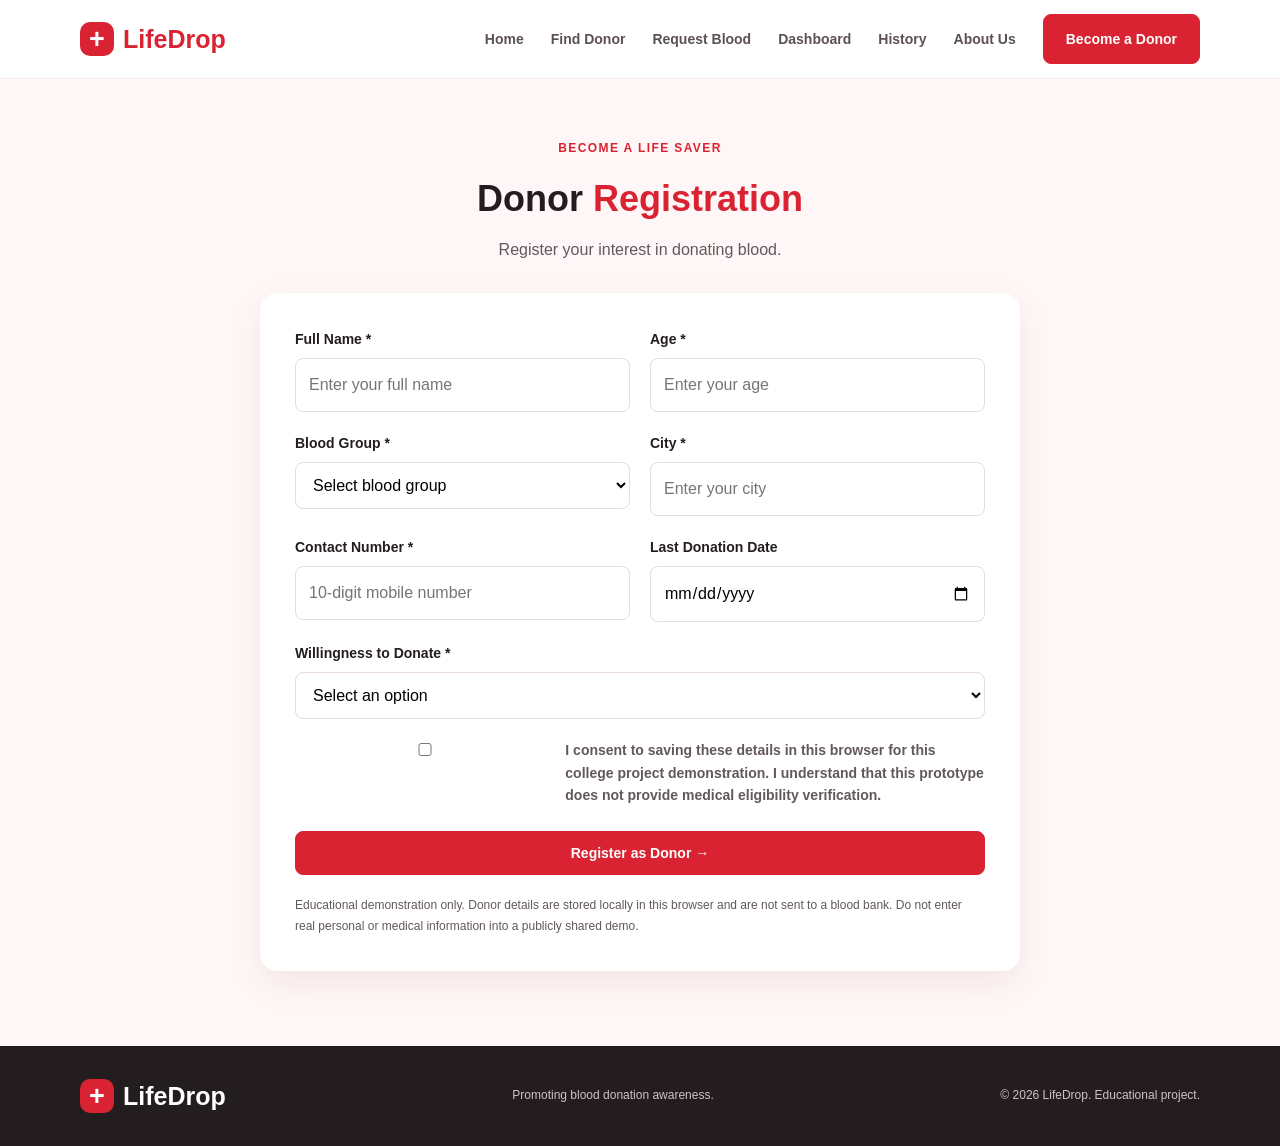
<file: register.html>
<!DOCTYPE html>
<html lang="en">
<head>
    <meta charset="UTF-8">
    <meta name="viewport" content="width=device-width, initial-scale=1.0">
    <title>Register Donor | LifeDrop</title>
    <link rel="stylesheet" href="css/style.css">
    <link rel="stylesheet" href="css/responsive.css">

    <style>
        .register-section {
            background: #fff7f7;
            padding: 55px 0 75px;
        }

        .register-heading {
            text-align: center;
            margin-bottom: 30px;
        }

        .register-heading h1 {
            font-size: 36px;
            margin: 10px 0;
        }

        .register-heading p {
            color: #62585b;
        }

        .register-card {
            max-width: 760px;
            margin: auto;
            padding: 35px;
            background: white;
            border-radius: 18px;
            box-shadow: 0 12px 35px rgba(90, 20, 30, 0.08);
        }

        .form-grid {
            display: grid;
            grid-template-columns: 1fr 1fr;
            gap: 20px;
        }

        .form-group {
            display: flex;
            flex-direction: column;
            gap: 8px;
        }

        .form-group.full-width {
            grid-column: 1 / -1;
        }

        .form-group label {
            font-size: 14px;
            font-weight: 700;
        }

        .form-group input,
        .form-group select {
            width: 100%;
            padding: 13px;
            border: 1px solid #e8dadd;
            border-radius: 8px;
            background: white;
            font: inherit;
        }

        .form-group input:focus,
        .form-group select:focus {
            outline: 2px solid #f3b2b9;
            border-color: #d92332;
        }

        .consent {
            display: flex;
            align-items: flex-start;
            gap: 10px;
            font-size: 13px;
            color: #62585b;
            line-height: 1.6;
        }

        .consent input {
            margin-top: 4px;
        }

        .register-submit {
            width: 100%;
            margin-top: 25px;
        }

        .form-message {
            display: none;
            padding: 13px;
            margin-bottom: 20px;
            border-radius: 8px;
            font-size: 14px;
        }

        .form-message.success {
            display: block;
            color: #176534;
            background: #eaf8ef;
        }

        .form-message.error {
            display: block;
            color: #a71928;
            background: #fff0f1;
        }

        .register-disclaimer {
            margin-top: 20px;
            color: #62585b;
            font-size: 12px;
            line-height: 1.7;
        }

        @media (max-width: 560px) {
            .register-card {
                padding: 22px;
            }

            .form-grid {
                grid-template-columns: 1fr;
            }

            .form-group.full-width {
                grid-column: auto;
            }

            .register-heading h1 {
                font-size: 29px;
            }
        }
    </style>
</head>

<body>

<header class="header">
    <nav class="navbar container">
        <a href="index.html" class="logo">
            <span class="logo-icon">+</span>
            LifeDrop
        </a>

        <button class="menu-toggle" id="menuToggle"
                aria-label="Toggle navigation" aria-expanded="false">
            ☰
        </button>

        <ul class="nav-links" id="navLinks">
            <li><a href="index.html">Home</a></li>
            <li><a href="find-donor.html">Find Donor</a></li>
            <li><a href="request-blood.html">Request Blood</a></li>
            <li><a href="dashboard.html">Dashboard</a></li>
            <li><a href="history.html">History</a></li>
            <li><a href="about.html">About Us</a></li>
            <li>
                <a href="register.html" class="btn btn-primary">
                    Become a Donor
                </a>
            </li>
        </ul>
    </nav>
</header>

<main>
    <section class="register-section">
        <div class="container">

            <div class="register-heading">
                <span class="eyebrow">BECOME A LIFE SAVER</span>
                <h1>Donor <span style="color:#d92332;">Registration</span></h1>
                <p>Register your interest in donating blood.</p>
            </div>

            <div class="register-card">

                <div id="formMessage" class="form-message"
                     role="status" aria-live="polite"></div>

                <form id="donorForm">
                    <div class="form-grid">

                        <div class="form-group">
                            <label for="name">Full Name *</label>
                            <input type="text" id="name" name="name"
                                   placeholder="Enter your full name"
                                   minlength="2" maxlength="80"
                                   autocomplete="name" required>
                        </div>

                        <div class="form-group">
                            <label for="age">Age *</label>
                            <input type="number" id="age" name="age"
                                   placeholder="Enter your age"
                                   min="18" max="100" required>
                        </div>

                        <div class="form-group">
                            <label for="bloodGroup">Blood Group *</label>
                            <select id="bloodGroup" name="bloodGroup" required>
                                <option value="">Select blood group</option>
                                <option value="A+">A+</option>
                                <option value="A-">A-</option>
                                <option value="B+">B+</option>
                                <option value="B-">B-</option>
                                <option value="O+">O+</option>
                                <option value="O-">O-</option>
                                <option value="AB+">AB+</option>
                                <option value="AB-">AB-</option>
                            </select>
                        </div>

                        <div class="form-group">
                            <label for="city">City *</label>
                            <input type="text" id="city" name="city"
                                   placeholder="Enter your city"
                                   maxlength="80" autocomplete="address-level2"
                                   required>
                        </div>

                        <div class="form-group">
                            <label for="phone">Contact Number *</label>
                            <input type="tel" id="phone" name="phone"
                                   placeholder="10-digit mobile number"
                                   inputmode="numeric"
                                   pattern="[6-9][0-9]{9}"
                                   maxlength="10" autocomplete="tel"
                                   required>
                        </div>

                        <div class="form-group">
                            <label for="lastDonation">Last Donation Date</label>
                            <input type="date" id="lastDonation"
                                   name="lastDonation">
                        </div>

                        <div class="form-group full-width">
                            <label for="availability">Willingness to Donate *</label>
                            <select id="availability" name="availability" required>
                                <option value="">Select an option</option>
                                <option value="Interested">Interested</option>
                                <option value="Not available">Not available currently</option>
                            </select>
                        </div>

                        <div class="form-group full-width">
                            <label class="consent">
                                <input type="checkbox" id="consent" required>
                                <span>
                                    I consent to saving these details in this
                                    browser for this college project demonstration.
                                    I understand that this prototype does not
                                    provide medical eligibility verification.
                                </span>
                            </label>
                        </div>

                    </div>

                    <button type="submit" class="btn btn-primary register-submit">
                        Register as Donor →
                    </button>

                    <p class="register-disclaimer">
                        Educational demonstration only. Donor details are stored
                        locally in this browser and are not sent to a blood bank.
                        Do not enter real personal or medical information into
                        a publicly shared demo.
                    </p>
                </form>
            </div>
        </div>
    </section>
</main>

<footer class="footer">
    <div class="container footer-content">
        <a href="index.html" class="logo footer-logo">
            <span class="logo-icon">+</span>
            LifeDrop
        </a>
        <p>Promoting blood donation awareness.</p>
        <p class="copyright">
            © <span id="currentYear"></span> LifeDrop.
            Educational project.
        </p>
    </div>
</footer>

<script src="js/main.js"></script>
<script src="js/register.js"></script>

</body>
</html>
</file>
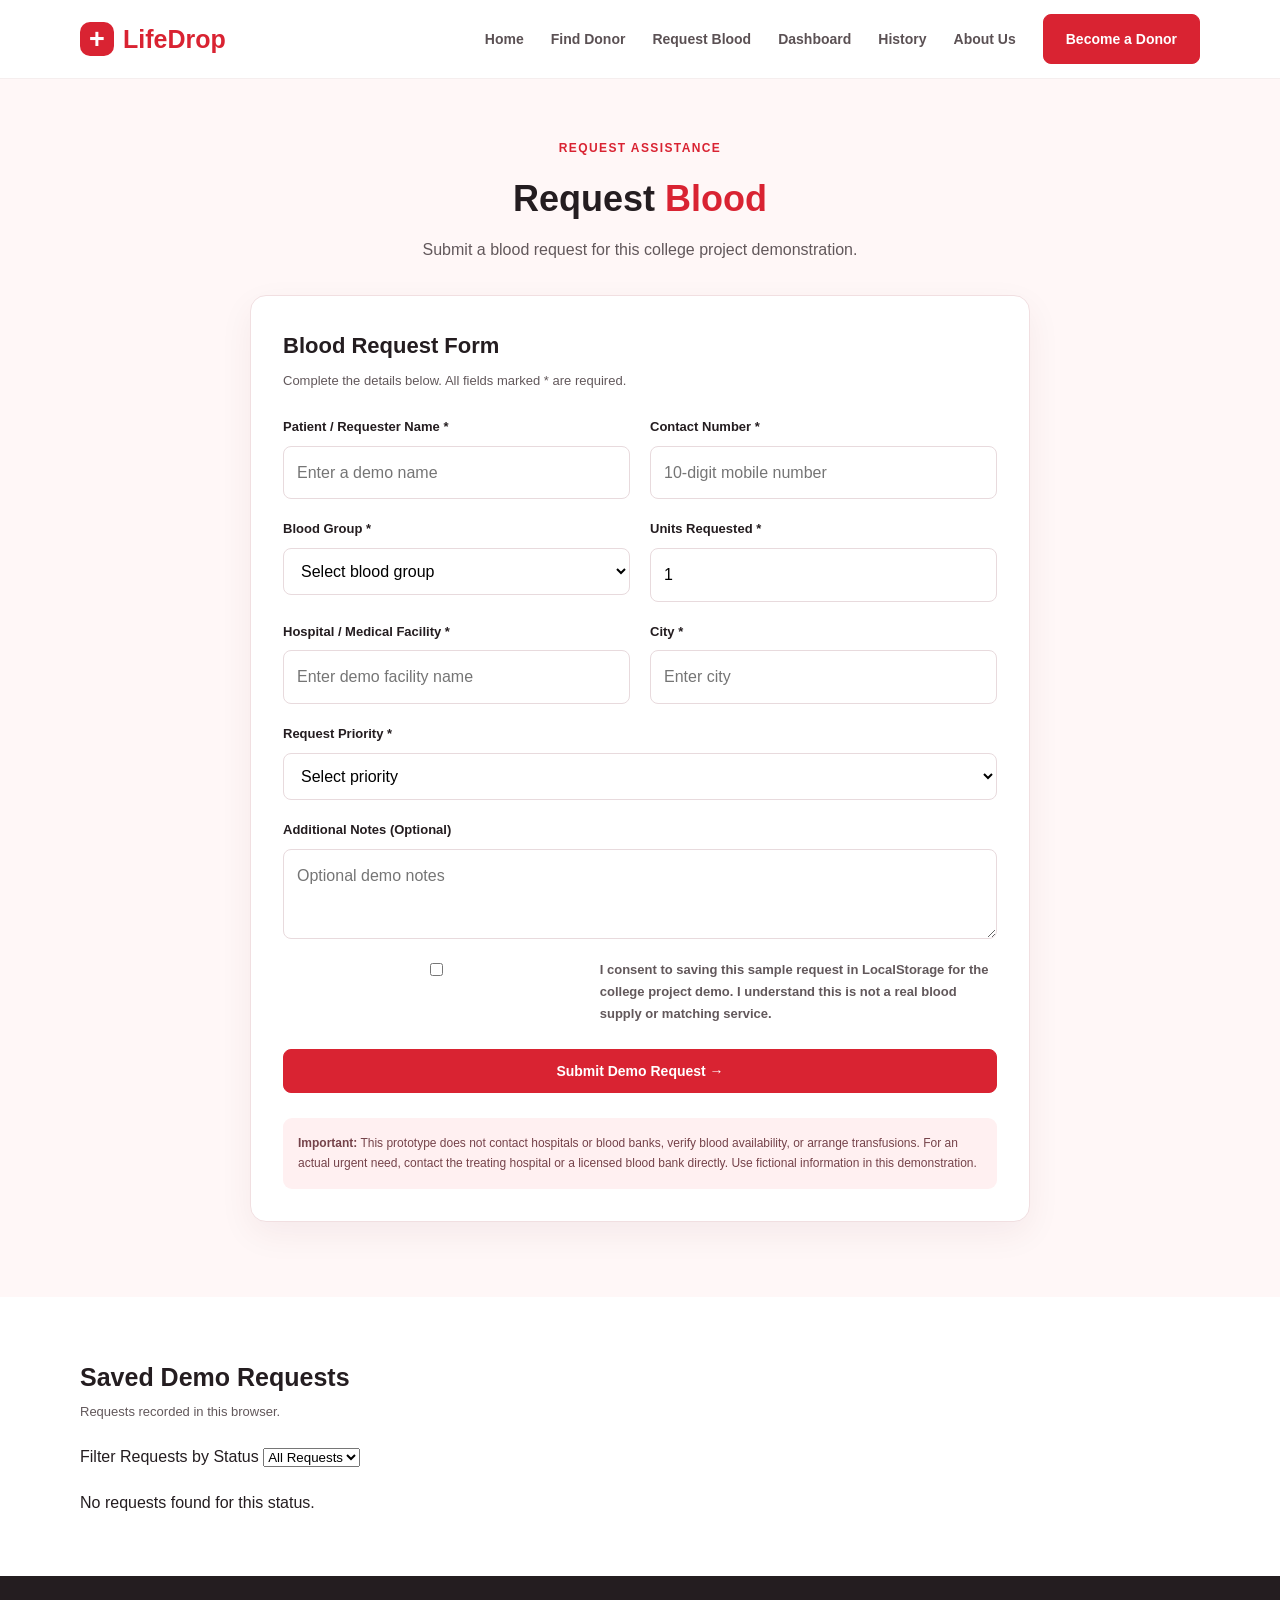
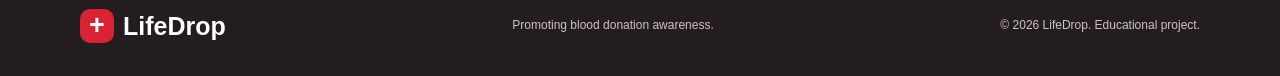
<file: request-blood.html>
<!DOCTYPE html>
<html lang="en">
<head>
    <meta charset="UTF-8">
    <meta name="viewport" content="width=device-width, initial-scale=1.0">

    <title>Request Blood | LifeDrop</title>

    <link rel="stylesheet" href="css/style.css">
    <link rel="stylesheet" href="css/responsive.css">

    <style>
        .request-section {
            padding: 55px 0 75px;
            background: #fff7f7;
        }

        .request-heading {
            text-align: center;
            margin-bottom: 32px;
        }

        .request-heading h1 {
            margin: 10px 0;
            font-size: 36px;
        }

        .request-heading p {
            color: #62585b;
        }

        .request-card {
            max-width: 780px;
            margin: auto;
            padding: 32px;
            background: white;
            border: 1px solid #f1dfe1;
            border-radius: 16px;
            box-shadow: 0 12px 35px rgba(90, 20, 30, 0.06);
        }

        .request-card h2 {
            margin-bottom: 8px;
            font-size: 22px;
        }

        .request-intro {
            margin-bottom: 25px;
            color: #62585b;
            font-size: 13px;
        }

        .request-grid {
            display: grid;
            grid-template-columns: 1fr 1fr;
            gap: 20px;
        }

        .request-field {
            display: flex;
            flex-direction: column;
            gap: 8px;
        }

        .request-field.full {
            grid-column: 1 / -1;
        }

        .request-field label {
            font-size: 13px;
            font-weight: 700;
        }

        .request-field input,
        .request-field select,
        .request-field textarea {
            width: 100%;
            padding: 13px;
            border: 1px solid #e8dadd;
            border-radius: 8px;
            font: inherit;
            background: white;
        }

        .request-field textarea {
            min-height: 90px;
            resize: vertical;
        }

        .request-field input:focus,
        .request-field select:focus,
        .request-field textarea:focus {
            outline: 2px solid #f3b2b9;
            border-color: #d92332;
        }

        .request-consent {
            display: flex;
            align-items: flex-start;
            gap: 10px;
            font-size: 12px;
            color: #62585b;
            line-height: 1.7;
        }

        .request-consent input {
            margin-top: 4px;
        }

        .request-submit {
            width: 100%;
            margin-top: 24px;
        }

        .request-message {
            display: none;
            padding: 14px;
            margin-bottom: 20px;
            border-radius: 8px;
            font-size: 14px;
        }

        .request-message.success {
            display: block;
            background: #eaf8ef;
            color: #176534;
        }

        .request-message.error {
            display: block;
            background: #fff0f1;
            color: #a71928;
        }

        .request-list-section {
            padding: 60px 0;
            background: white;
        }

        .request-list-heading {
            margin-bottom: 22px;
        }

        .request-list-heading h2 {
            font-size: 25px;
        }

        .request-list-heading p {
            margin-top: 5px;
            color: #62585b;
            font-size: 13px;
        }

        .request-list {
            display: grid;
            grid-template-columns: repeat(3, minmax(0, 1fr));
            gap: 18px;
        }

        .request-item {
            padding: 22px;
            border: 1px solid #f1dfe1;
            border-radius: 12px;
            overflow-wrap: anywhere;
        }

        .request-item h3 {
            margin-bottom: 8px;
            font-size: 17px;
        }

        .request-item p {
            margin: 6px 0;
            color: #62585b;
            font-size: 13px;
        }

        .request-blood-badge {
            display: inline-block;
            margin-bottom: 12px;
            padding: 7px 12px;
            border-radius: 8px;
            background: #fff0f1;
            color: #d92332;
            font-size: 16px;
            font-weight: 800;
        }

        .request-status {
            display: inline-block;
            margin-top: 12px;
            padding: 5px 10px;
            border-radius: 20px;
            background: #fff3d8;
            color: #805700;
            font-size: 11px;
            font-weight: 700;
        }

        .request-status.matched {
            background: #e6f1ff;
            color: #1b5295;
        }

        .request-status.fulfilled {
            background: #eaf8ef;
            color: #176534;
        }

        .request-empty {
            grid-column: 1 / -1;
            padding: 35px 20px;
            border: 1px dashed #e8c9cd;
            border-radius: 12px;
            text-align: center;
            color: #62585b;
        }

        .request-disclaimer {
            margin-top: 25px;
            padding: 15px;
            background: #fff0f1;
            border-radius: 9px;
            color: #75434a;
            font-size: 12px;
            line-height: 1.7;
        }

        @media (max-width: 850px) {
            .request-list {
                grid-template-columns: repeat(2, minmax(0, 1fr));
            }
        }

        @media (max-width: 560px) {
            .request-heading h1 {
                font-size: 29px;
            }

            .request-card {
                padding: 22px;
            }

            .request-grid,
            .request-list {
                grid-template-columns: 1fr;
            }

            .request-field.full {
                grid-column: auto;
            }
        }
    </style>
</head>

<body>

<header class="header">
    <nav class="navbar container">
        <a href="index.html" class="logo">
            <span class="logo-icon">+</span>
            LifeDrop
        </a>

        <button class="menu-toggle" id="menuToggle"
                aria-label="Toggle navigation" aria-expanded="false">
            ☰
        </button>

        <ul class="nav-links" id="navLinks">
            <li><a href="index.html">Home</a></li>
            <li><a href="find-donor.html">Find Donor</a></li>
            <li><a href="request-blood.html">Request Blood</a></li>
            <li><a href="dashboard.html">Dashboard</a></li>
            <li><a href="history.html">History</a></li>
            <li><a href="about.html">About Us</a></li>
            <li>
                <a href="register.html" class="btn btn-primary">
                    Become a Donor
                </a>
            </li>
        </ul>
    </nav>
</header>

<main>

    <section class="request-section">
        <div class="container">

            <div class="request-heading">
                <span class="eyebrow">REQUEST ASSISTANCE</span>
                <h1>Request <span style="color:#d92332;">Blood</span></h1>
                <p>Submit a blood request for this college project demonstration.</p>
            </div>

            <div class="request-card">
                <h2>Blood Request Form</h2>
                <p class="request-intro">
                    Complete the details below. All fields marked * are required.
                </p>

                <div id="requestMessage" class="request-message"
                     role="status" aria-live="polite"></div>

                <form id="bloodRequestForm">
                    <div class="request-grid">

                        <div class="request-field">
                            <label for="patientName">Patient / Requester Name *</label>
                            <input type="text" id="patientName"
                                   minlength="2" maxlength="80"
                                   placeholder="Enter a demo name" required>
                        </div>

                        <div class="request-field">
                            <label for="requestPhone">Contact Number *</label>
                            <input type="tel" id="requestPhone"
                                   inputmode="numeric"
                                   pattern="[6-9][0-9]{9}"
                                   maxlength="10"
                                   placeholder="10-digit mobile number" required>
                        </div>

                        <div class="request-field">
                            <label for="requestBloodGroup">Blood Group *</label>
                            <select id="requestBloodGroup" required>
                                <option value="">Select blood group</option>
                                <option value="A+">A+</option>
                                <option value="A-">A-</option>
                                <option value="B+">B+</option>
                                <option value="B-">B-</option>
                                <option value="O+">O+</option>
                                <option value="O-">O-</option>
                                <option value="AB+">AB+</option>
                                <option value="AB-">AB-</option>
                            </select>
                        </div>

                        <div class="request-field">
                            <label for="units">Units Requested *</label>
                            <input type="number" id="units"
                                   min="1" max="20" step="1"
                                   value="1" required>
                        </div>

                        <div class="request-field">
                            <label for="hospital">Hospital / Medical Facility *</label>
                            <input type="text" id="hospital"
                                   maxlength="120"
                                   placeholder="Enter demo facility name" required>
                        </div>

                        <div class="request-field">
                            <label for="requestCity">City *</label>
                            <input type="text" id="requestCity"
                                   maxlength="80"
                                   placeholder="Enter city" required>
                        </div>

                        <div class="request-field full">
                            <label for="urgency">Request Priority *</label>
                            <select id="urgency" required>
                                <option value="">Select priority</option>
                                <option value="Routine">Routine</option>
                                <option value="Urgent">Urgent</option>
                            </select>
                        </div>

                        <div class="request-field full">
                            <label for="requestNotes">Additional Notes (Optional)</label>
                            <textarea id="requestNotes" maxlength="500"
                                      placeholder="Optional demo notes"></textarea>
                        </div>

                        <div class="request-field full">
                            <label class="request-consent">
                                <input type="checkbox" id="requestConsent" required>
                                <span>
                                    I consent to saving this sample request in
                                    LocalStorage for the college project demo.
                                    I understand this is not a real blood supply
                                    or matching service.
                                </span>
                            </label>
                        </div>

                    </div>

                    <button type="submit" class="btn btn-primary request-submit">
                        Submit Demo Request →
                    </button>
                </form>

                <div class="request-disclaimer">
                    <strong>Important:</strong> This prototype does not contact
                    hospitals or blood banks, verify blood availability, or
                    arrange transfusions. For an actual urgent need, contact
                    the treating hospital or a licensed blood bank directly.
                    Use fictional information in this demonstration.
                </div>
            </div>
        </div>
    </section>

    <section class="request-list-section">
        <div class="container">

            <div class="request-list-heading">
                <h2>Saved Demo Requests</h2>
                <p>Requests recorded in this browser.</p>
            </div>

            <div class="form-group" style="max-width: 300px; margin-bottom: 20px;">
                <label for="requestStatusFilter">Filter Requests by Status</label>
                <select id="requestStatusFilter">
                    <option value="All">All Requests</option>
                    <option value="Pending">Pending</option>
                    <option value="Matched">Matched</option>
                    <option value="Fulfilled">Fulfilled</option>
                </select>
            </div>

            <div class="request-list" id="requestList" aria-live="polite">
                <div class="request-empty">No demo requests have been saved.</div>
            </div>

        </div>
    </section>

</main>

<footer class="footer">
    <div class="container footer-content">
        <a href="index.html" class="logo footer-logo">
            <span class="logo-icon">+</span>
            LifeDrop
        </a>
        <p>Promoting blood donation awareness.</p>
        <p class="copyright">
            © <span id="currentYear"></span> LifeDrop. Educational project.
        </p>
    </div>
</footer>

<script src="js/main.js"></script>
<script src="js/requests.js"></script>

</body>
</html>
</file>
<file: css/style.css>
/* ===== General Styles ===== */
:root {
    --primary: #d92332;
    --primary-dark: #b91c2a;
    --dark: #241d20;
    --text: #62585b;
    --light: #fff7f7;
    --white: #ffffff;
    --border: #f1dfe1;
    --shadow: 0 12px 35px rgba(90, 20, 30, 0.08);
}

* {
    margin: 0;
    padding: 0;
    box-sizing: border-box;
}

html {
    scroll-behavior: smooth;
}

body {
    font-family: Arial, Helvetica, sans-serif;
    color: var(--dark);
    background: var(--white);
    line-height: 1.6;
}

a {
    text-decoration: none;
    color: inherit;
}

.container {
    width: min(1120px, 90%);
    margin: auto;
}

.section-padding {
    padding: 85px 0;
}

/* ===== Navigation ===== */
.header {
    background: var(--white);
    border-bottom: 1px solid #f5eeee;
    position: sticky;
    top: 0;
    z-index: 100;
}

.navbar {
    min-height: 78px;
    display: flex;
    align-items: center;
    justify-content: space-between;
    gap: 25px;
}

.logo {
    display: inline-flex;
    align-items: center;
    gap: 9px;
    font-size: 25px;
    font-weight: 800;
    color: var(--primary);
}

.logo-icon {
    display: inline-grid;
    place-items: center;
    width: 34px;
    height: 34px;
    border-radius: 10px;
    background: var(--primary);
    color: white;
    font-size: 27px;
    line-height: 1;
}

.nav-links {
    display: flex;
    align-items: center;
    gap: 27px;
    list-style: none;
}

.nav-links > li > a:not(.btn) {
    font-size: 14px;
    font-weight: 600;
    color: #5b5154;
    transition: color 0.2s;
}

.nav-links > li > a:hover,
.nav-links > li > a.active {
    color: var(--primary);
}

.btn {
    display: inline-flex;
    justify-content: center;
    align-items: center;
    gap: 8px;
    padding: 13px 22px;
    border-radius: 8px;
    font-size: 14px;
    font-weight: 700;
    cursor: pointer;
    transition: transform 0.2s, background 0.2s;
}

.btn:hover {
    transform: translateY(-2px);
}

.btn-primary {
    background: var(--primary);
    color: var(--white);
    border: 1px solid var(--primary);
}

.btn-primary:hover {
    background: var(--primary-dark);
}

.btn-outline {
    color: var(--primary);
    background: var(--white);
    border: 1px solid var(--border);
}

.btn-outline:hover {
    background: var(--light);
}

.btn-light {
    color: var(--primary);
    background: var(--white);
}

.menu-toggle {
    display: none;
    border: none;
    background: none;
    font-size: 27px;
    cursor: pointer;
}

/* ===== Hero Section ===== */
.hero {
    overflow: hidden;
    background:
        radial-gradient(circle at 85% 40%, #ffe1e4 0, transparent 35%),
        linear-gradient(120deg, #fffafa, #fff1f2);
}

.hero-content {
    min-height: 570px;
    display: grid;
    grid-template-columns: 1.05fr 0.95fr;
    align-items: center;
    gap: 40px;
    padding-top: 45px;
    padding-bottom: 45px;
}

.eyebrow {
    display: inline-block;
    color: var(--primary);
    font-size: 12px;
    font-weight: 800;
    letter-spacing: 1.4px;
}

.hero-text h1 {
    margin: 18px 0;
    font-size: clamp(42px, 5vw, 65px);
    line-height: 1.12;
    letter-spacing: -2px;
}

.hero-text h1 span,
.section-heading h2 span {
    color: var(--primary);
}

.hero-text > p {
    max-width: 510px;
    color: var(--text);
    font-size: 16px;
    line-height: 1.9;
}

.hero-buttons {
    display: flex;
    flex-wrap: wrap;
    gap: 14px;
    margin-top: 28px;
}

.hero-note {
    margin-top: 27px;
    color: var(--text);
    font-size: 13px;
}

.heart {
    color: var(--primary);
    margin-right: 6px;
}

/* ===== Hero Illustration ===== */
.hero-visual {
    min-height: 420px;
    position: relative;
    display: grid;
    place-items: center;
}

.circle {
    position: absolute;
    border: 1px solid rgba(217, 35, 50, 0.15);
    border-radius: 50%;
}

.circle-one {
    width: 350px;
    height: 350px;
}

.circle-two {
    width: 285px;
    height: 285px;
    background: rgba(255, 255, 255, 0.4);
}

.blood-card {
    position: relative;
    z-index: 2;
    width: 245px;
    min-height: 295px;
    padding: 27px;
    border-radius: 22px;
    background: linear-gradient(145deg, #e72d3c, #ad1023);
    color: white;
    text-align: center;
    box-shadow: 0 25px 55px rgba(180, 20, 40, 0.24);
    transform: rotate(-4deg);
}

.blood-drop {
    font-size: 70px;
    margin-bottom: 6px;
}

.blood-card h2 {
    font-size: 25px;
}

.blood-card > p {
    margin-top: 5px;
    font-size: 13px;
    color: #ffe1e4;
}

.blood-card-line {
    height: 1px;
    margin: 23px 0 14px;
    background: rgba(255, 255, 255, 0.35);
}

.blood-card-footer {
    display: flex;
    justify-content: space-between;
    align-items: center;
    font-size: 10px;
    letter-spacing: 1px;
}

.plus-symbol {
    font-size: 25px;
}

.floating-card {
    position: absolute;
    z-index: 3;
    display: flex;
    align-items: center;
    gap: 12px;
    padding: 14px 17px;
    border: 1px solid #f7e8e9;
    border-radius: 12px;
    background: white;
    box-shadow: var(--shadow);
}

.floating-top {
    top: 55px;
    right: 0;
}

.floating-bottom {
    bottom: 45px;
    left: 0;
}

.floating-icon {
    font-size: 25px;
}

.floating-card strong,
.floating-card small {
    display: block;
}

.floating-card strong {
    font-size: 12px;
}

.floating-card small {
    margin-top: 3px;
    color: var(--text);
    font-size: 10px;
}

/* ===== Features ===== */
.features {
    background: white;
}

.section-heading {
    max-width: 650px;
    margin: 0 auto 42px;
    text-align: center;
}

.section-heading h2 {
    margin: 12px 0;
    font-size: clamp(26px, 4vw, 37px);
    line-height: 1.3;
}

.section-heading > p {
    color: var(--text);
    font-size: 14px;
}

.feature-grid {
    display: grid;
    grid-template-columns: repeat(3, 1fr);
    gap: 24px;
}

.feature-card {
    padding: 30px;
    border: 1px solid #f2e6e7;
    border-radius: 15px;
    background: white;
    transition: transform 0.25s, box-shadow 0.25s;
}

.feature-card:hover {
    transform: translateY(-6px);
    box-shadow: var(--shadow);
}

.feature-icon {
    display: grid;
    place-items: center;
    width: 55px;
    height: 55px;
    border-radius: 13px;
    font-size: 26px;
}

.red-icon {
    background: #fff0f1;
}

.pink-icon {
    background: #fff0f7;
}

.orange-icon {
    background: #fff3e9;
}

.feature-card h3 {
    margin: 21px 0 10px;
    font-size: 19px;
}

.feature-card > p {
    min-height: 68px;
    color: var(--text);
    font-size: 13px;
    line-height: 1.8;
}

.feature-link {
    display: inline-block;
    margin-top: 16px;
    color: var(--primary);
    font-size: 13px;
    font-weight: 700;
}

.feature-link:hover {
    text-decoration: underline;
}

/* ===== Call To Action ===== */
.cta-section {
    padding: 55px 0;
    background: linear-gradient(120deg, #c8192c, #e63342);
    color: white;
}

.cta-content {
    display: flex;
    align-items: center;
    justify-content: space-between;
    gap: 25px;
}

.cta-content .eyebrow {
    color: #ffe1e4;
}

.cta-content h2 {
    margin: 9px 0;
    font-size: clamp(25px, 4vw, 35px);
}

.cta-content p {
    color: #ffe9eb;
    font-size: 14px;
}

/* ===== Footer ===== */
.footer {
    padding: 30px 0;
    background: #241d20;
    color: #f5e9eb;
}

.footer-content {
    display: flex;
    align-items: center;
    justify-content: space-between;
    flex-wrap: wrap;
    gap: 18px;
}

.footer-logo {
    color: white;
}

.footer-logo .logo-icon {
    background: var(--primary);
}

.footer-content > p {
    font-size: 12px;
    color: #d1c1c4;
}

/* ===== Accessibility ===== */
a:focus-visible,
button:focus-visible {
    outline: 3px solid #f7a2aa;
    outline-offset: 3px;
}
</file>
<file: css/responsive.css>
@media (max-width: 900px) {
    .navbar {
        flex-wrap: wrap;
    }

    .menu-toggle {
        display: block;
    }

    .nav-links {
        display: none;
        width: 100%;
        flex-direction: column;
        align-items: stretch;
        gap: 18px;
        padding: 10px 0 22px;
    }

    .nav-links.show {
        display: flex;
    }

    .nav-links > li > a:not(.btn) {
        display: inline-block;
        padding: 4px 0;
    }

    .nav-btn {
        width: 100%;
    }

    .hero-content {
        grid-template-columns: 1fr;
        padding-top: 65px;
    }

    .hero-text {
        text-align: center;
    }

    .hero-text > p {
        margin: auto;
    }

    .hero-buttons {
        justify-content: center;
    }

    .hero-visual {
        min-height: 400px;
    }

    .feature-grid {
        grid-template-columns: repeat(2, 1fr);
    }

    .cta-content {
        align-items: flex-start;
        flex-direction: column;
    }
}

@media (max-width: 560px) {
    .section-padding {
        padding: 60px 0;
    }

    .hero-text h1 {
        font-size: 43px;
        letter-spacing: -1.5px;
    }

    .hero-text > p {
        font-size: 14px;
    }

    .hero-buttons {
        flex-direction: column;
    }

    .hero-buttons .btn {
        width: 100%;
    }

    .hero-visual {
        min-height: 360px;
    }

    .circle-one {
        width: 290px;
        height: 290px;
    }

    .circle-two {
        width: 235px;
        height: 235px;
    }

    .blood-card {
        width: 210px;
        min-height: 260px;
        padding: 20px;
    }

    .blood-drop {
        font-size: 55px;
    }

    .floating-card {
        padding: 10px;
    }

    .floating-top {
        right: -5px;
        top: 20px;
    }

    .floating-bottom {
        left: -5px;
        bottom: 15px;
    }

    .feature-grid {
        grid-template-columns: 1fr;
    }

    .feature-card > p {
        min-height: auto;
    }

    .footer-content {
        align-items: flex-start;
        flex-direction: column;
    }
}
</file>
